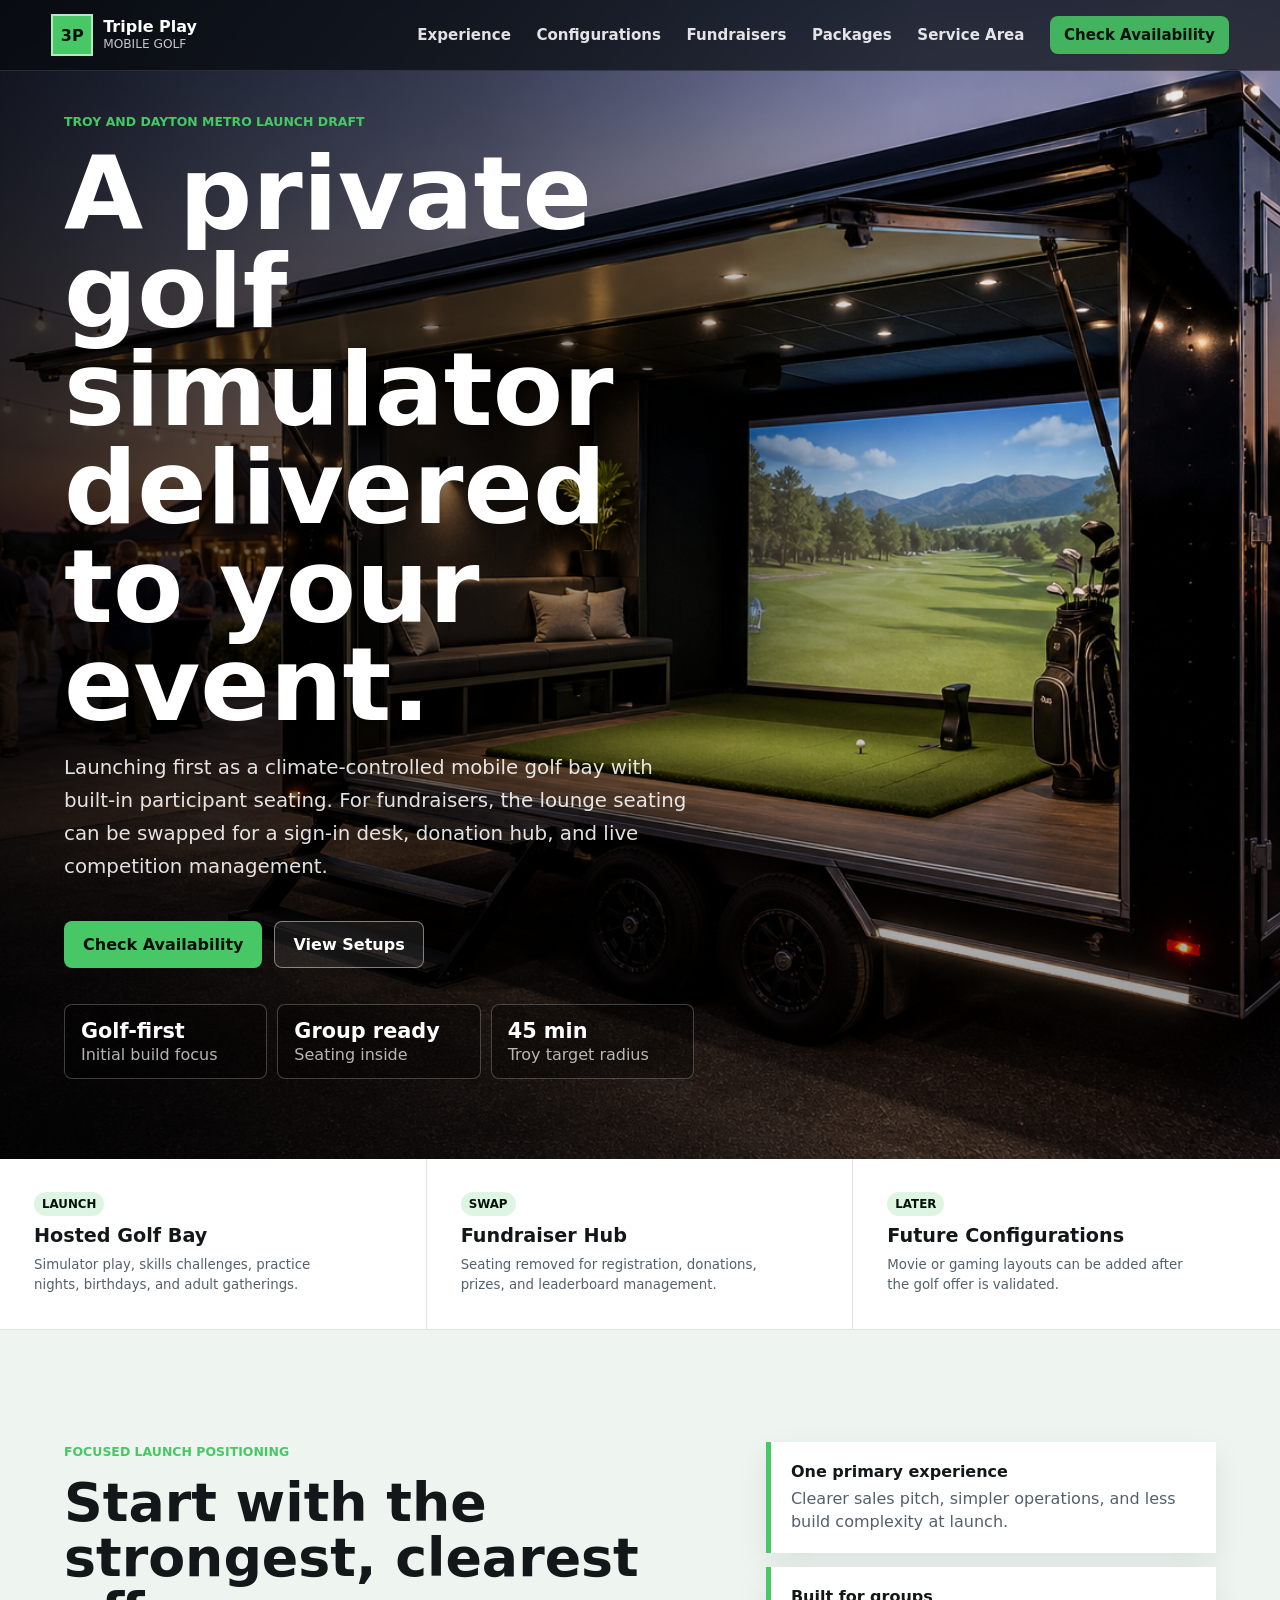
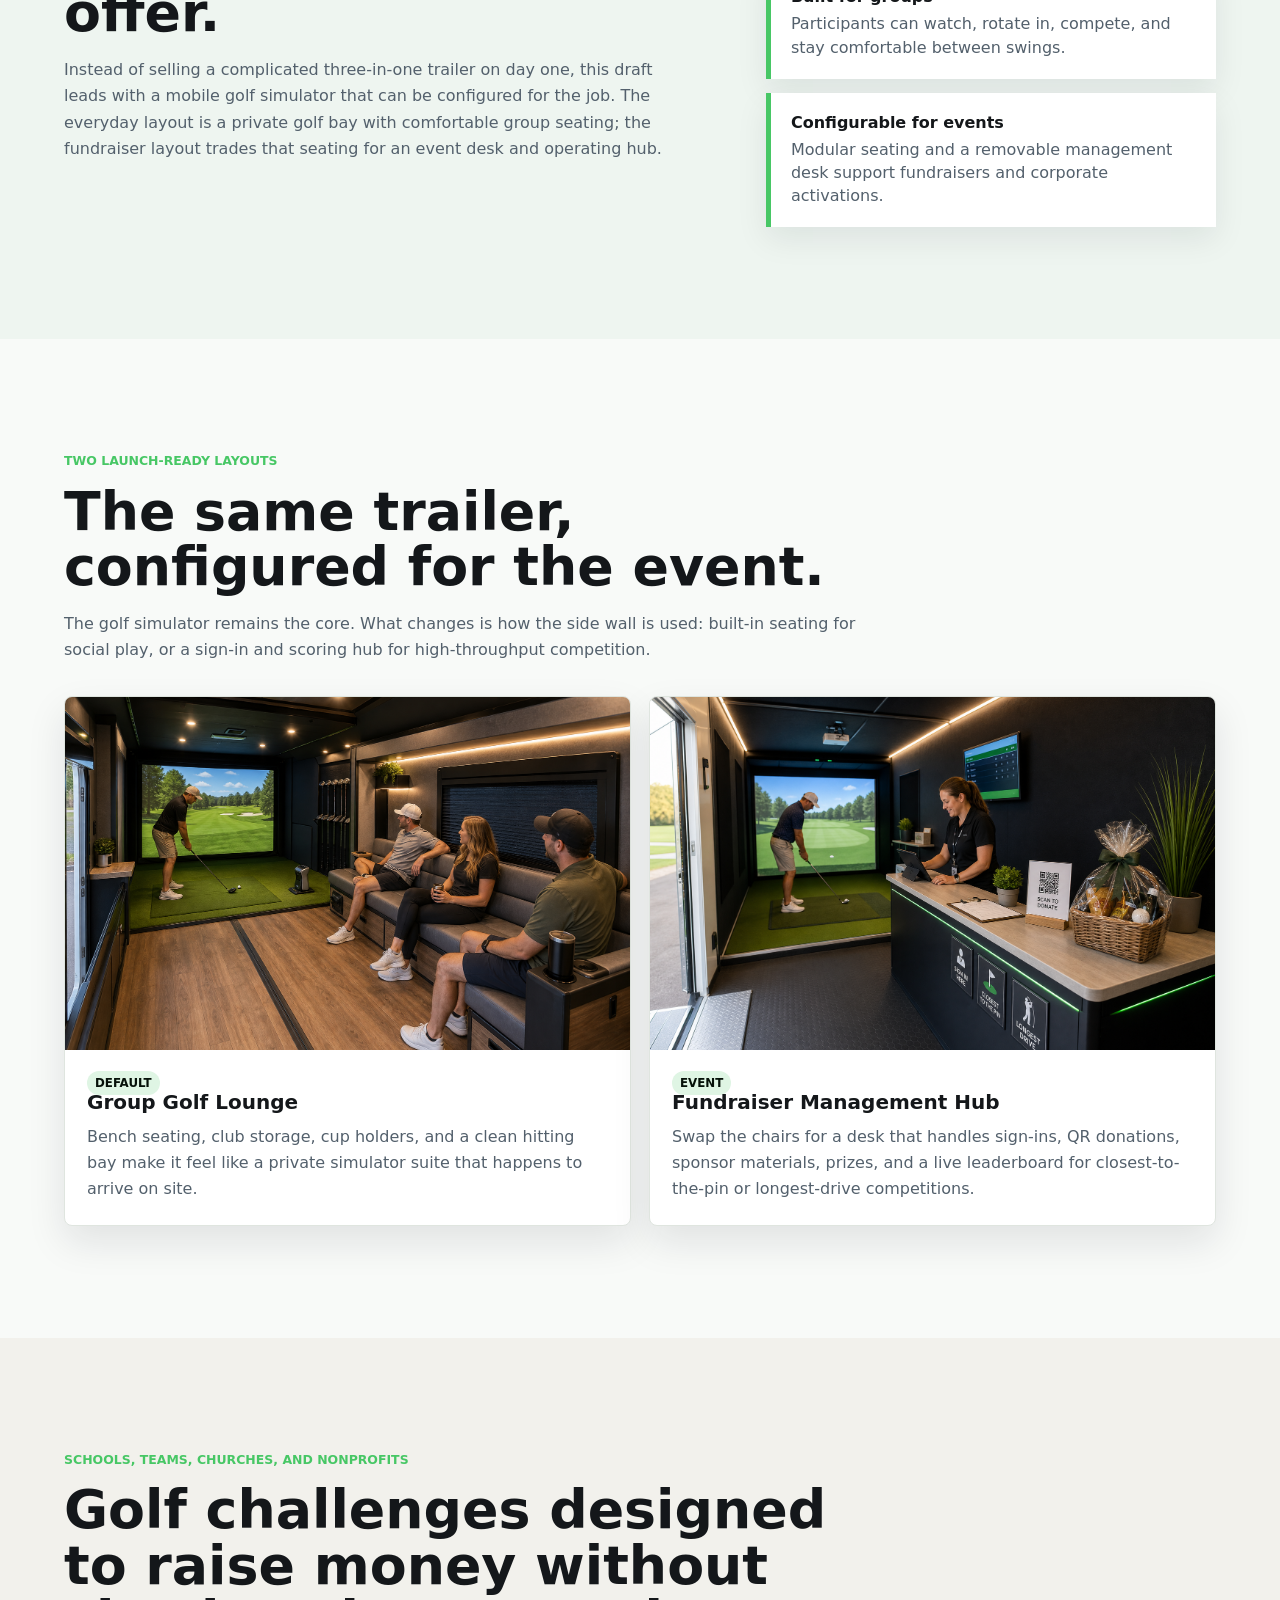
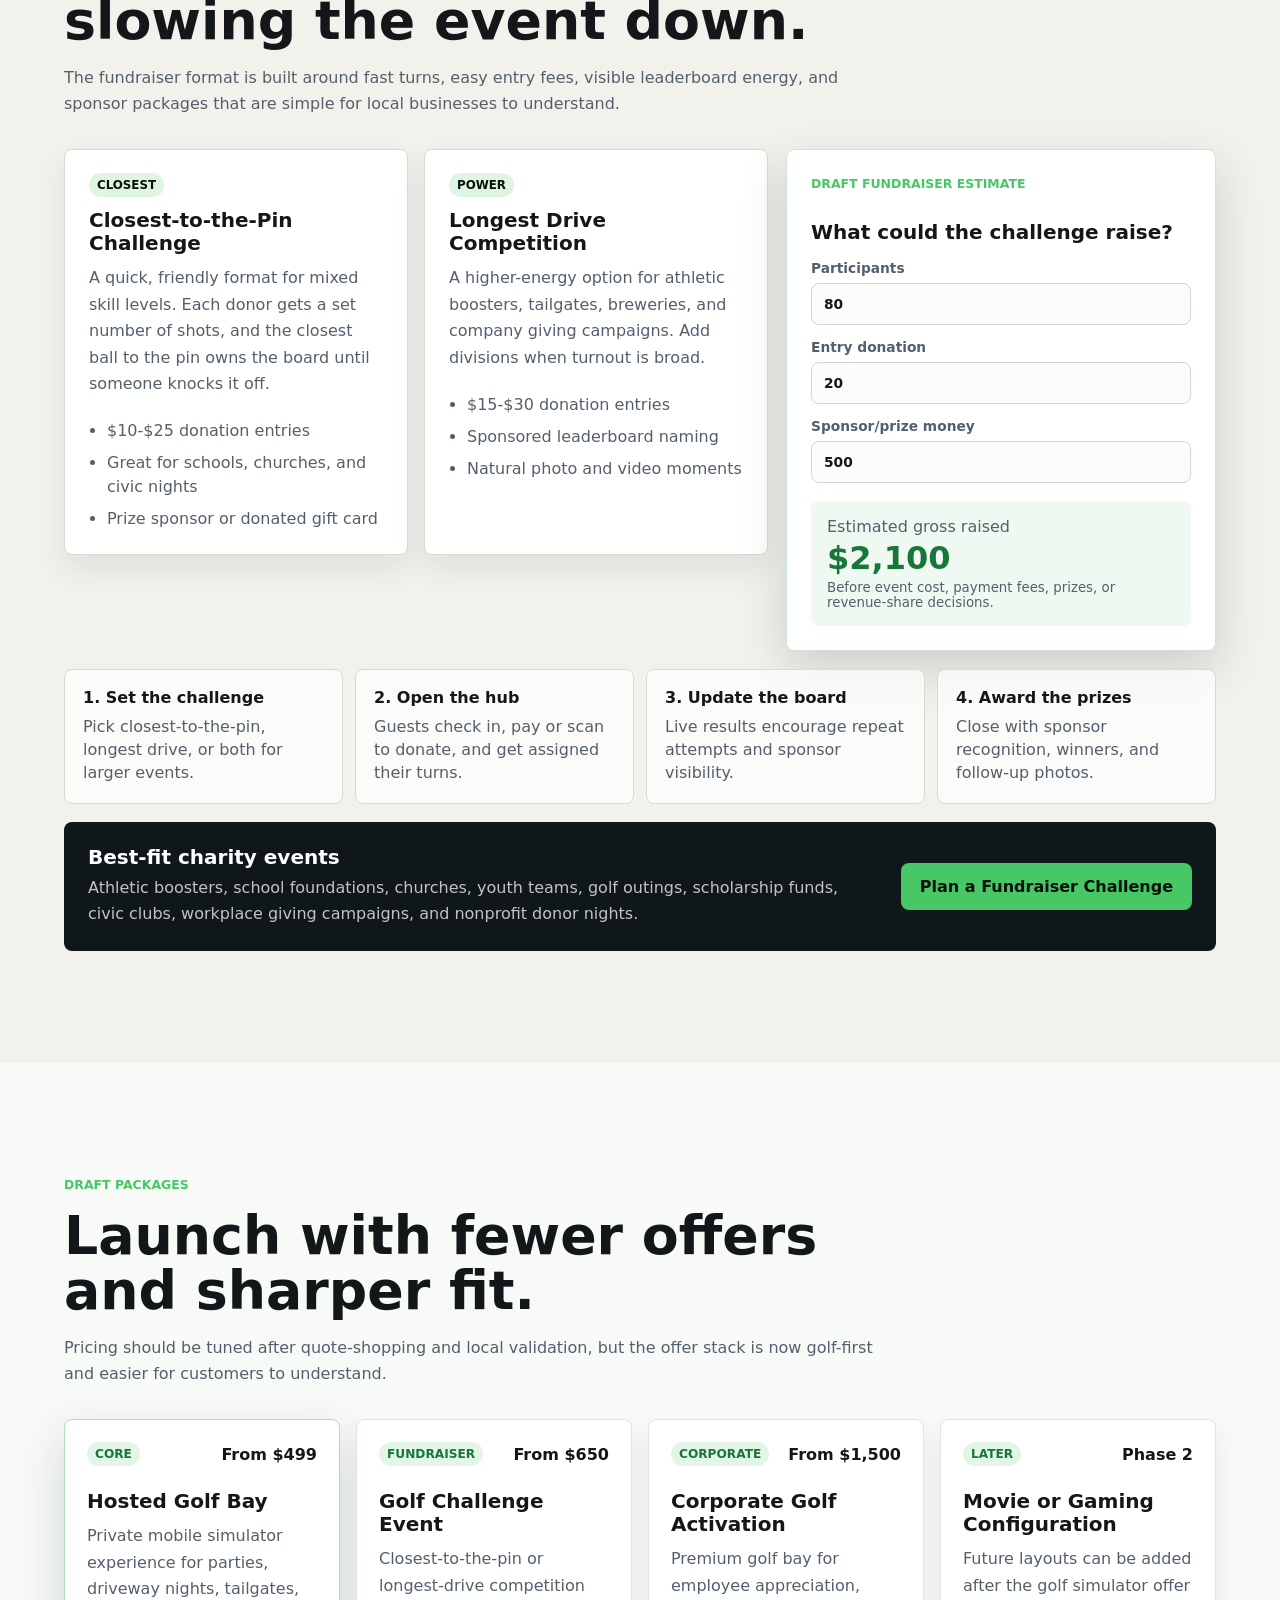
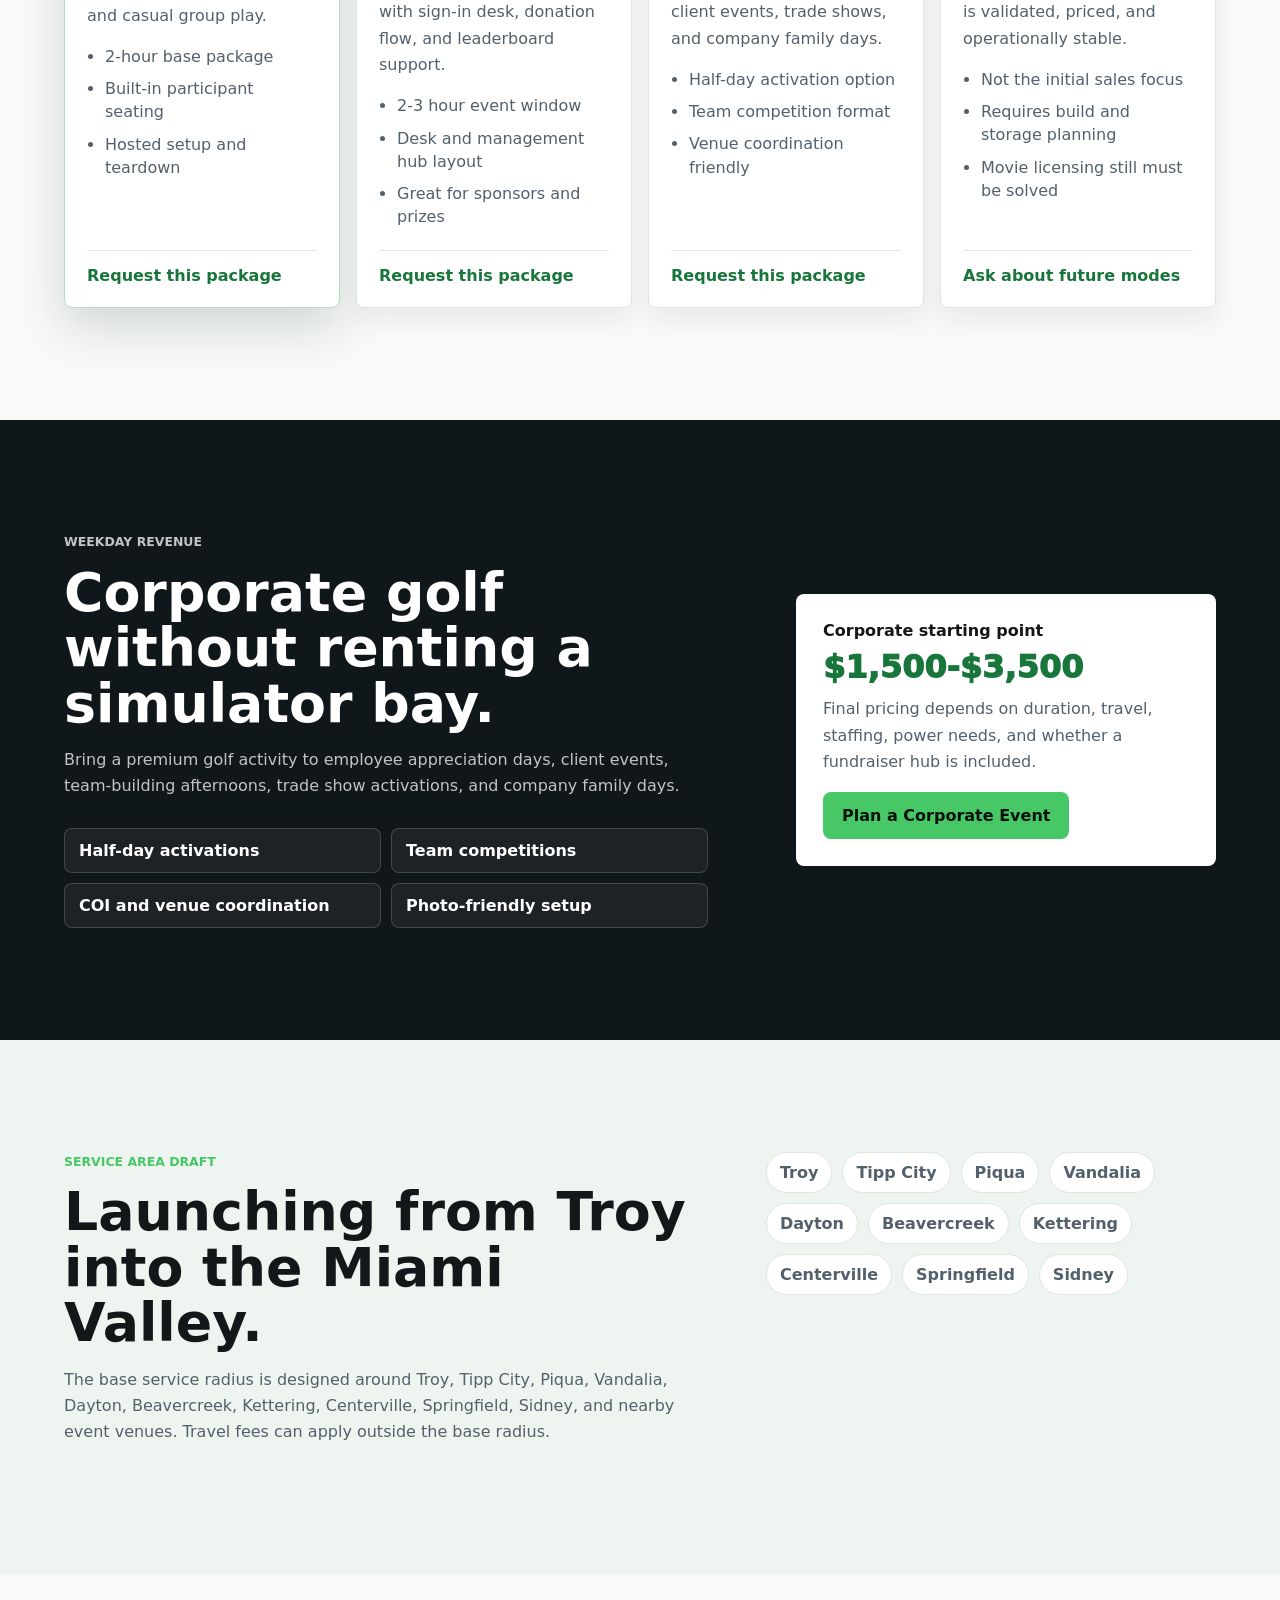
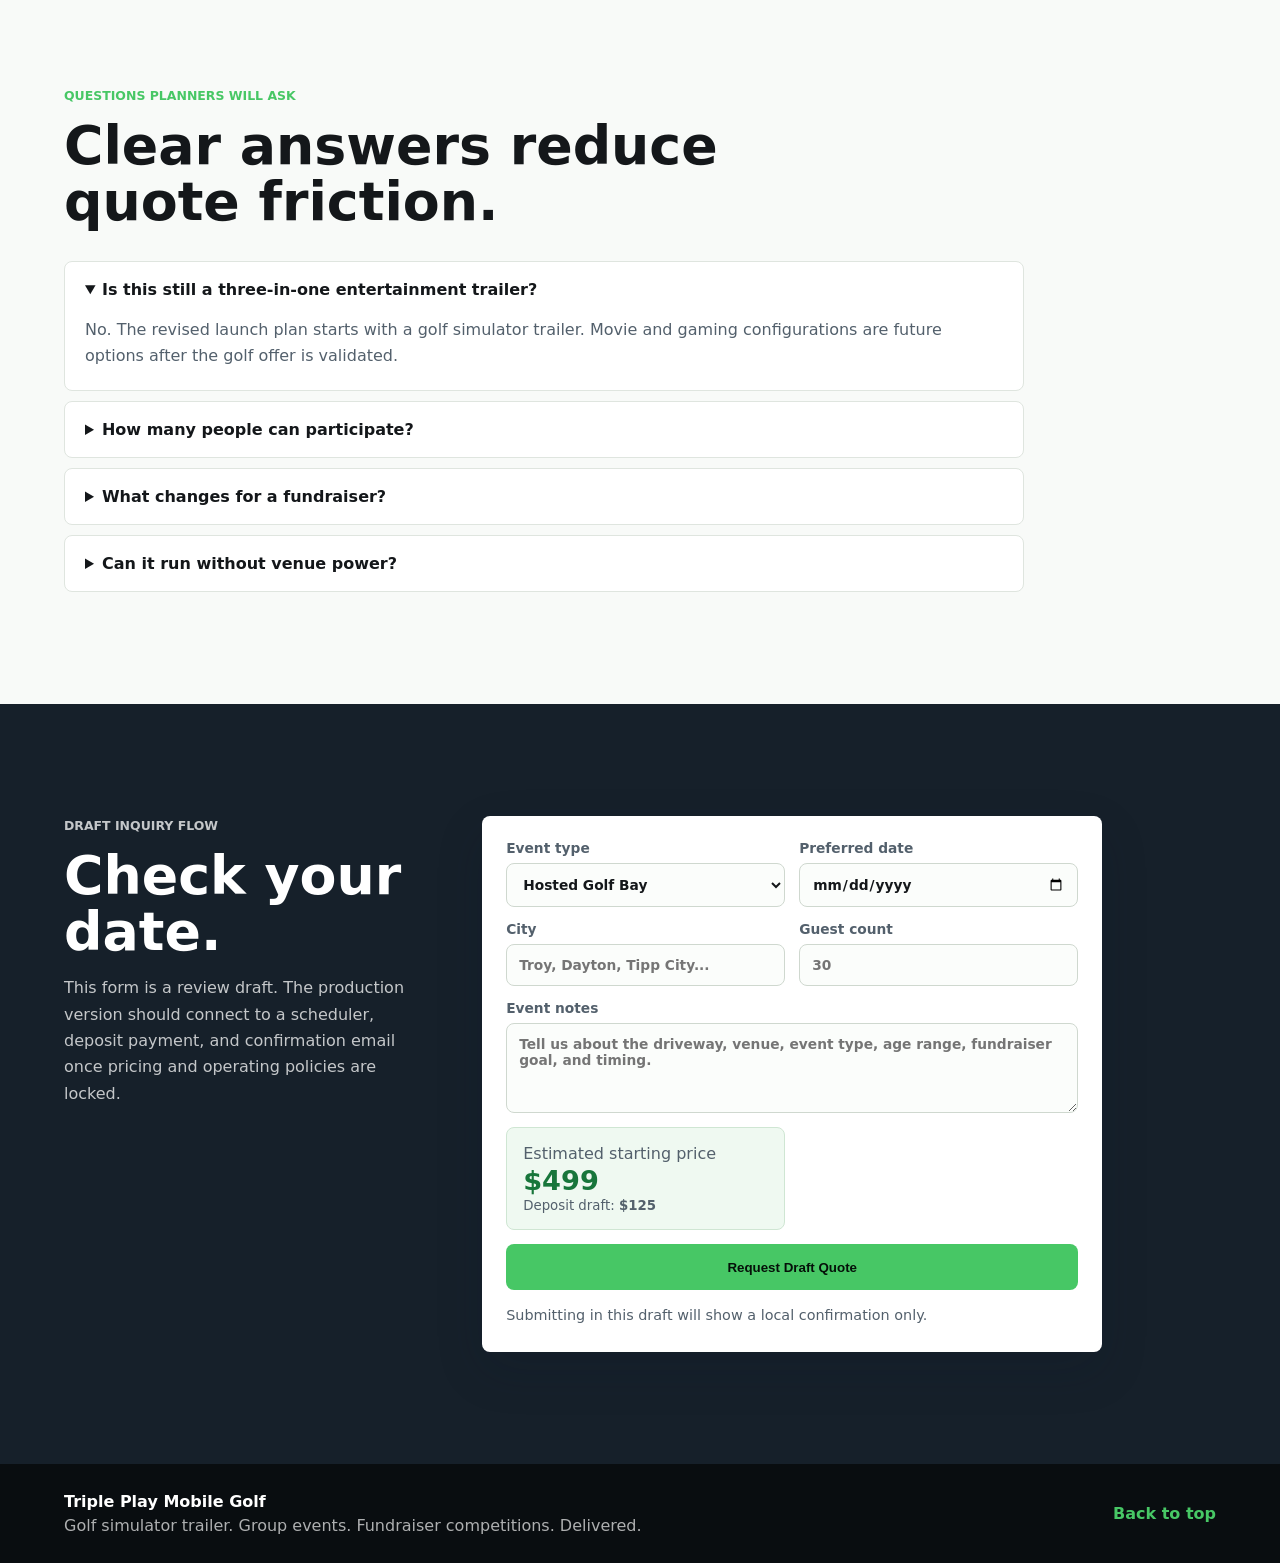
<file: draft_website/index.html>
<!doctype html>
<html lang="en">
  <head>
    <meta charset="utf-8" />
    <meta name="viewport" content="width=device-width, initial-scale=1" />
    <title>Triple Play Mobile Golf | Draft Website</title>
    <meta
      name="description"
      content="A mobile golf simulator trailer for parties, corporate events, fundraisers, and group competitions in Troy, Dayton, and the Miami Valley."
    />
    <link rel="stylesheet" href="styles.css" />
  </head>
  <body>
    <header class="site-header" data-header>
      <a class="brand" href="#top" aria-label="Triple Play Mobile Golf home">
        <span class="brand-mark">3P</span>
        <span>
          <strong>Triple Play</strong>
          <small>Mobile Golf</small>
        </span>
      </a>
      <button class="menu-button" type="button" aria-expanded="false" aria-controls="site-nav" data-menu-button>
        <span></span>
        <span></span>
        <span></span>
        Menu
      </button>
      <nav id="site-nav" class="site-nav" data-nav>
        <a href="#experience">Experience</a>
        <a href="#configurations">Configurations</a>
        <a href="#fundraisers">Fundraisers</a>
        <a href="#packages">Packages</a>
        <a href="#service-area">Service Area</a>
        <a class="nav-cta" href="#book">Check Availability</a>
      </nav>
    </header>

    <main id="top">
      <section class="hero" aria-label="Mobile golf simulator trailer">
        <img src="assets/hero-golf-launch.png" alt="A mobile golf simulator trailer set up for an evening event" />
        <div class="hero-overlay"></div>
        <div class="hero-content">
          <p class="eyebrow">Troy and Dayton metro launch draft</p>
          <h1>A private golf simulator delivered to your event.</h1>
          <p class="hero-copy">
            Launching first as a climate-controlled mobile golf bay with built-in participant seating. For fundraisers,
            the lounge seating can be swapped for a sign-in desk, donation hub, and live competition management.
          </p>
          <div class="hero-actions">
            <a class="button primary" href="#book" data-package="Hosted Golf Bay">Check Availability</a>
            <a class="button secondary" href="#configurations">View Setups</a>
          </div>
          <dl class="hero-stats" aria-label="Business highlights">
            <div>
              <dt>Golf-first</dt>
              <dd>Initial build focus</dd>
            </div>
            <div>
              <dt>Group ready</dt>
              <dd>Seating inside</dd>
            </div>
            <div>
              <dt>45 min</dt>
              <dd>Troy target radius</dd>
            </div>
          </dl>
        </div>
      </section>

      <section class="mode-strip" aria-label="Launch configurations">
        <a href="#experience" class="mode-link">
          <span class="mode-icon">Launch</span>
          <strong>Hosted Golf Bay</strong>
          <small>Simulator play, skills challenges, practice nights, birthdays, and adult gatherings.</small>
        </a>
        <a href="#fundraisers" class="mode-link">
          <span class="mode-icon">Swap</span>
          <strong>Fundraiser Hub</strong>
          <small>Seating removed for registration, donations, prizes, and leaderboard management.</small>
        </a>
        <a href="#future" class="mode-link">
          <span class="mode-icon">Later</span>
          <strong>Future Configurations</strong>
          <small>Movie or gaming layouts can be added after the golf offer is validated.</small>
        </a>
      </section>

      <section class="section intro-band" id="experience">
        <div class="section-copy">
          <p class="eyebrow">Focused launch positioning</p>
          <h2>Start with the strongest, clearest offer.</h2>
          <p>
            Instead of selling a complicated three-in-one trailer on day one, this draft leads with a mobile golf
            simulator that can be configured for the job. The everyday layout is a private golf bay with comfortable
            group seating; the fundraiser layout trades that seating for an event desk and operating hub.
          </p>
        </div>
        <div class="proof-list" aria-label="Launch proof points">
          <div>
            <strong>One primary experience</strong>
            <span>Clearer sales pitch, simpler operations, and less build complexity at launch.</span>
          </div>
          <div>
            <strong>Built for groups</strong>
            <span>Participants can watch, rotate in, compete, and stay comfortable between swings.</span>
          </div>
          <div>
            <strong>Configurable for events</strong>
            <span>Modular seating and a removable management desk support fundraisers and corporate activations.</span>
          </div>
        </div>
      </section>

      <section class="section showcase" id="configurations">
        <div class="section-heading">
          <p class="eyebrow">Two launch-ready layouts</p>
          <h2>The same trailer, configured for the event.</h2>
          <p>
            The golf simulator remains the core. What changes is how the side wall is used: built-in seating for social
            play, or a sign-in and scoring hub for high-throughput competition.
          </p>
        </div>
        <div class="showcase-grid">
          <article class="image-card">
            <img src="assets/group-golf-interior.png" alt="Interior of a mobile golf simulator trailer with group seating" />
            <div>
              <span class="mode-icon">Default</span>
              <h3>Group Golf Lounge</h3>
              <p>
                Bench seating, club storage, cup holders, and a clean hitting bay make it feel like a private simulator
                suite that happens to arrive on site.
              </p>
            </div>
          </article>
          <article class="image-card">
            <img src="assets/fundraiser-hub-config.png" alt="Interior of a mobile golf simulator trailer with fundraiser sign-in desk" />
            <div>
              <span class="mode-icon">Event</span>
              <h3>Fundraiser Management Hub</h3>
              <p>
                Swap the chairs for a desk that handles sign-ins, QR donations, sponsor materials, prizes, and a live
                leaderboard for closest-to-the-pin or longest-drive competitions.
              </p>
            </div>
          </article>
        </div>
      </section>

      <section class="section muted" id="fundraisers">
        <div class="section-heading">
          <p class="eyebrow">Schools, teams, churches, and nonprofits</p>
          <h2>Golf challenges designed to raise money without slowing the event down.</h2>
          <p>
            The fundraiser format is built around fast turns, easy entry fees, visible leaderboard energy, and sponsor
            packages that are simple for local businesses to understand.
          </p>
        </div>

        <div class="fundraiser-feature">
          <div class="challenge-panel">
            <div class="challenge-card">
              <span class="mode-icon">Closest</span>
              <h3>Closest-to-the-Pin Challenge</h3>
              <p>
                A quick, friendly format for mixed skill levels. Each donor gets a set number of shots, and the closest
                ball to the pin owns the board until someone knocks it off.
              </p>
              <ul>
                <li>$10-$25 donation entries</li>
                <li>Great for schools, churches, and civic nights</li>
                <li>Prize sponsor or donated gift card</li>
              </ul>
            </div>
            <div class="challenge-card">
              <span class="mode-icon">Power</span>
              <h3>Longest Drive Competition</h3>
              <p>
                A higher-energy option for athletic boosters, tailgates, breweries, and company giving campaigns. Add
                divisions when turnout is broad.
              </p>
              <ul>
                <li>$15-$30 donation entries</li>
                <li>Sponsored leaderboard naming</li>
                <li>Natural photo and video moments</li>
              </ul>
            </div>
          </div>

          <aside class="fundraiser-calculator" aria-label="Fundraising estimate calculator">
            <p class="eyebrow">Draft fundraiser estimate</p>
            <h3>What could the challenge raise?</h3>
            <label>
              Participants
              <input type="number" min="1" max="500" value="80" data-fundraiser-participants />
            </label>
            <label>
              Entry donation
              <input type="number" min="1" max="250" value="20" data-fundraiser-entry />
            </label>
            <label>
              Sponsor/prize money
              <input type="number" min="0" max="10000" value="500" data-fundraiser-sponsor />
            </label>
            <div class="fundraiser-total">
              <span>Estimated gross raised</span>
              <strong data-fundraiser-total>$2,100</strong>
              <small>Before event cost, payment fees, prizes, or revenue-share decisions.</small>
            </div>
          </aside>
        </div>

        <div class="fundraiser-run">
          <div>
            <strong>1. Set the challenge</strong>
            <span>Pick closest-to-the-pin, longest drive, or both for larger events.</span>
          </div>
          <div>
            <strong>2. Open the hub</strong>
            <span>Guests check in, pay or scan to donate, and get assigned their turns.</span>
          </div>
          <div>
            <strong>3. Update the board</strong>
            <span>Live results encourage repeat attempts and sponsor visibility.</span>
          </div>
          <div>
            <strong>4. Award the prizes</strong>
            <span>Close with sponsor recognition, winners, and follow-up photos.</span>
          </div>
        </div>

        <div class="fundraiser-cta">
          <div>
            <h3>Best-fit charity events</h3>
            <p>
              Athletic boosters, school foundations, churches, youth teams, golf outings, scholarship funds, civic
              clubs, workplace giving campaigns, and nonprofit donor nights.
            </p>
          </div>
          <a class="button primary" href="#book" data-package="Fundraiser Challenge">Plan a Fundraiser Challenge</a>
        </div>
      </section>

      <section class="section" id="packages">
        <div class="section-heading">
          <p class="eyebrow">Draft packages</p>
          <h2>Launch with fewer offers and sharper fit.</h2>
          <p>
            Pricing should be tuned after quote-shopping and local validation, but the offer stack is now golf-first
            and easier for customers to understand.
          </p>
        </div>

        <div class="package-grid">
          <article class="package-card featured">
            <div class="package-top">
              <span>Core</span>
              <strong>From $499</strong>
            </div>
            <h3>Hosted Golf Bay</h3>
            <p>Private mobile simulator experience for parties, driveway nights, tailgates, and casual group play.</p>
            <ul>
              <li>2-hour base package</li>
              <li>Built-in participant seating</li>
              <li>Hosted setup and teardown</li>
            </ul>
            <a href="#book" data-package="Hosted Golf Bay">Request this package</a>
          </article>

          <article class="package-card">
            <div class="package-top">
              <span>Fundraiser</span>
              <strong>From $650</strong>
            </div>
            <h3>Golf Challenge Event</h3>
            <p>Closest-to-the-pin or longest-drive competition with sign-in desk, donation flow, and leaderboard support.</p>
            <ul>
              <li>2-3 hour event window</li>
              <li>Desk and management hub layout</li>
              <li>Great for sponsors and prizes</li>
            </ul>
            <a href="#book" data-package="Fundraiser Challenge">Request this package</a>
          </article>

          <article class="package-card">
            <div class="package-top">
              <span>Corporate</span>
              <strong>From $1,500</strong>
            </div>
            <h3>Corporate Golf Activation</h3>
            <p>Premium golf bay for employee appreciation, client events, trade shows, and company family days.</p>
            <ul>
              <li>Half-day activation option</li>
              <li>Team competition format</li>
              <li>Venue coordination friendly</li>
            </ul>
            <a href="#book" data-package="Corporate Golf Activation">Request this package</a>
          </article>

          <article class="package-card" id="future">
            <div class="package-top">
              <span>Later</span>
              <strong>Phase 2</strong>
            </div>
            <h3>Movie or Gaming Configuration</h3>
            <p>Future layouts can be added after the golf simulator offer is validated, priced, and operationally stable.</p>
            <ul>
              <li>Not the initial sales focus</li>
              <li>Requires build and storage planning</li>
              <li>Movie licensing still must be solved</li>
            </ul>
            <a href="#book" data-package="Future Configuration">Ask about future modes</a>
          </article>
        </div>
      </section>

      <section class="split-section" id="corporate">
        <div>
          <p class="eyebrow">Weekday revenue</p>
          <h2>Corporate golf without renting a simulator bay.</h2>
          <p>
            Bring a premium golf activity to employee appreciation days, client events, team-building afternoons, trade
            show activations, and company family days.
          </p>
          <div class="check-grid">
            <span>Half-day activations</span>
            <span>Team competitions</span>
            <span>COI and venue coordination</span>
            <span>Photo-friendly setup</span>
          </div>
        </div>
        <aside class="quote-panel">
          <strong>Corporate starting point</strong>
          <span>$1,500-$3,500</span>
          <p>Final pricing depends on duration, travel, staffing, power needs, and whether a fundraiser hub is included.</p>
          <a class="button primary" href="#book" data-package="Corporate Golf Activation">Plan a Corporate Event</a>
        </aside>
      </section>

      <section class="section area-band" id="service-area">
        <div class="section-copy">
          <p class="eyebrow">Service area draft</p>
          <h2>Launching from Troy into the Miami Valley.</h2>
          <p>
            The base service radius is designed around Troy, Tipp City, Piqua, Vandalia, Dayton, Beavercreek, Kettering,
            Centerville, Springfield, Sidney, and nearby event venues. Travel fees can apply outside the base radius.
          </p>
        </div>
        <div class="city-cloud" aria-label="Draft service cities">
          <span>Troy</span>
          <span>Tipp City</span>
          <span>Piqua</span>
          <span>Vandalia</span>
          <span>Dayton</span>
          <span>Beavercreek</span>
          <span>Kettering</span>
          <span>Centerville</span>
          <span>Springfield</span>
          <span>Sidney</span>
        </div>
      </section>

      <section class="section" id="faq">
        <div class="section-heading">
          <p class="eyebrow">Questions planners will ask</p>
          <h2>Clear answers reduce quote friction.</h2>
        </div>
        <div class="faq-list">
          <details open>
            <summary>Is this still a three-in-one entertainment trailer?</summary>
            <p>No. The revised launch plan starts with a golf simulator trailer. Movie and gaming configurations are future options after the golf offer is validated.</p>
          </details>
          <details>
            <summary>How many people can participate?</summary>
            <p>The trailer is designed for rotating group play. Final capacity depends on trailer size, seating layout, venue rules, and safe swing clearance.</p>
          </details>
          <details>
            <summary>What changes for a fundraiser?</summary>
            <p>The seating area can be swapped for a sign-in desk and event management hub for donations, turn order, sponsor materials, prizes, and leaderboard tracking.</p>
          </details>
          <details>
            <summary>Can it run without venue power?</summary>
            <p>The launch build is planned around generator and shore-power flexibility. Generator rules, noise limits, and placement need to be confirmed with each venue.</p>
          </details>
        </div>
      </section>

      <section class="booking-section" id="book">
        <div class="booking-copy">
          <p class="eyebrow">Draft inquiry flow</p>
          <h2>Check your date.</h2>
          <p>
            This form is a review draft. The production version should connect to a scheduler, deposit payment, and
            confirmation email once pricing and operating policies are locked.
          </p>
        </div>
        <form class="booking-form" data-booking-form>
          <label>
            Event type
            <select name="eventType" data-event-type>
              <option>Hosted Golf Bay</option>
              <option>Fundraiser Challenge</option>
              <option>Corporate Golf Activation</option>
              <option>Future Configuration</option>
            </select>
          </label>
          <label>
            Preferred date
            <input type="date" name="eventDate" />
          </label>
          <label>
            City
            <input type="text" name="city" placeholder="Troy, Dayton, Tipp City..." />
          </label>
          <label>
            Guest count
            <input type="number" min="1" max="200" name="guestCount" placeholder="30" />
          </label>
          <label class="full">
            Event notes
            <textarea name="notes" rows="4" placeholder="Tell us about the driveway, venue, event type, age range, fundraiser goal, and timing."></textarea>
          </label>
          <div class="estimate-box" aria-live="polite">
            <span>Estimated starting price</span>
            <strong data-estimate>$499</strong>
            <small>Deposit draft: <b data-deposit>$125</b></small>
          </div>
          <button class="button primary full" type="submit">Request Draft Quote</button>
          <p class="form-note" data-form-note>Submitting in this draft will show a local confirmation only.</p>
        </form>
      </section>
    </main>

    <footer class="site-footer">
      <div>
        <strong>Triple Play Mobile Golf</strong>
        <span>Golf simulator trailer. Group events. Fundraiser competitions. Delivered.</span>
      </div>
      <a href="#top">Back to top</a>
    </footer>

    <script src="script.js"></script>
  </body>
</html>
</file>
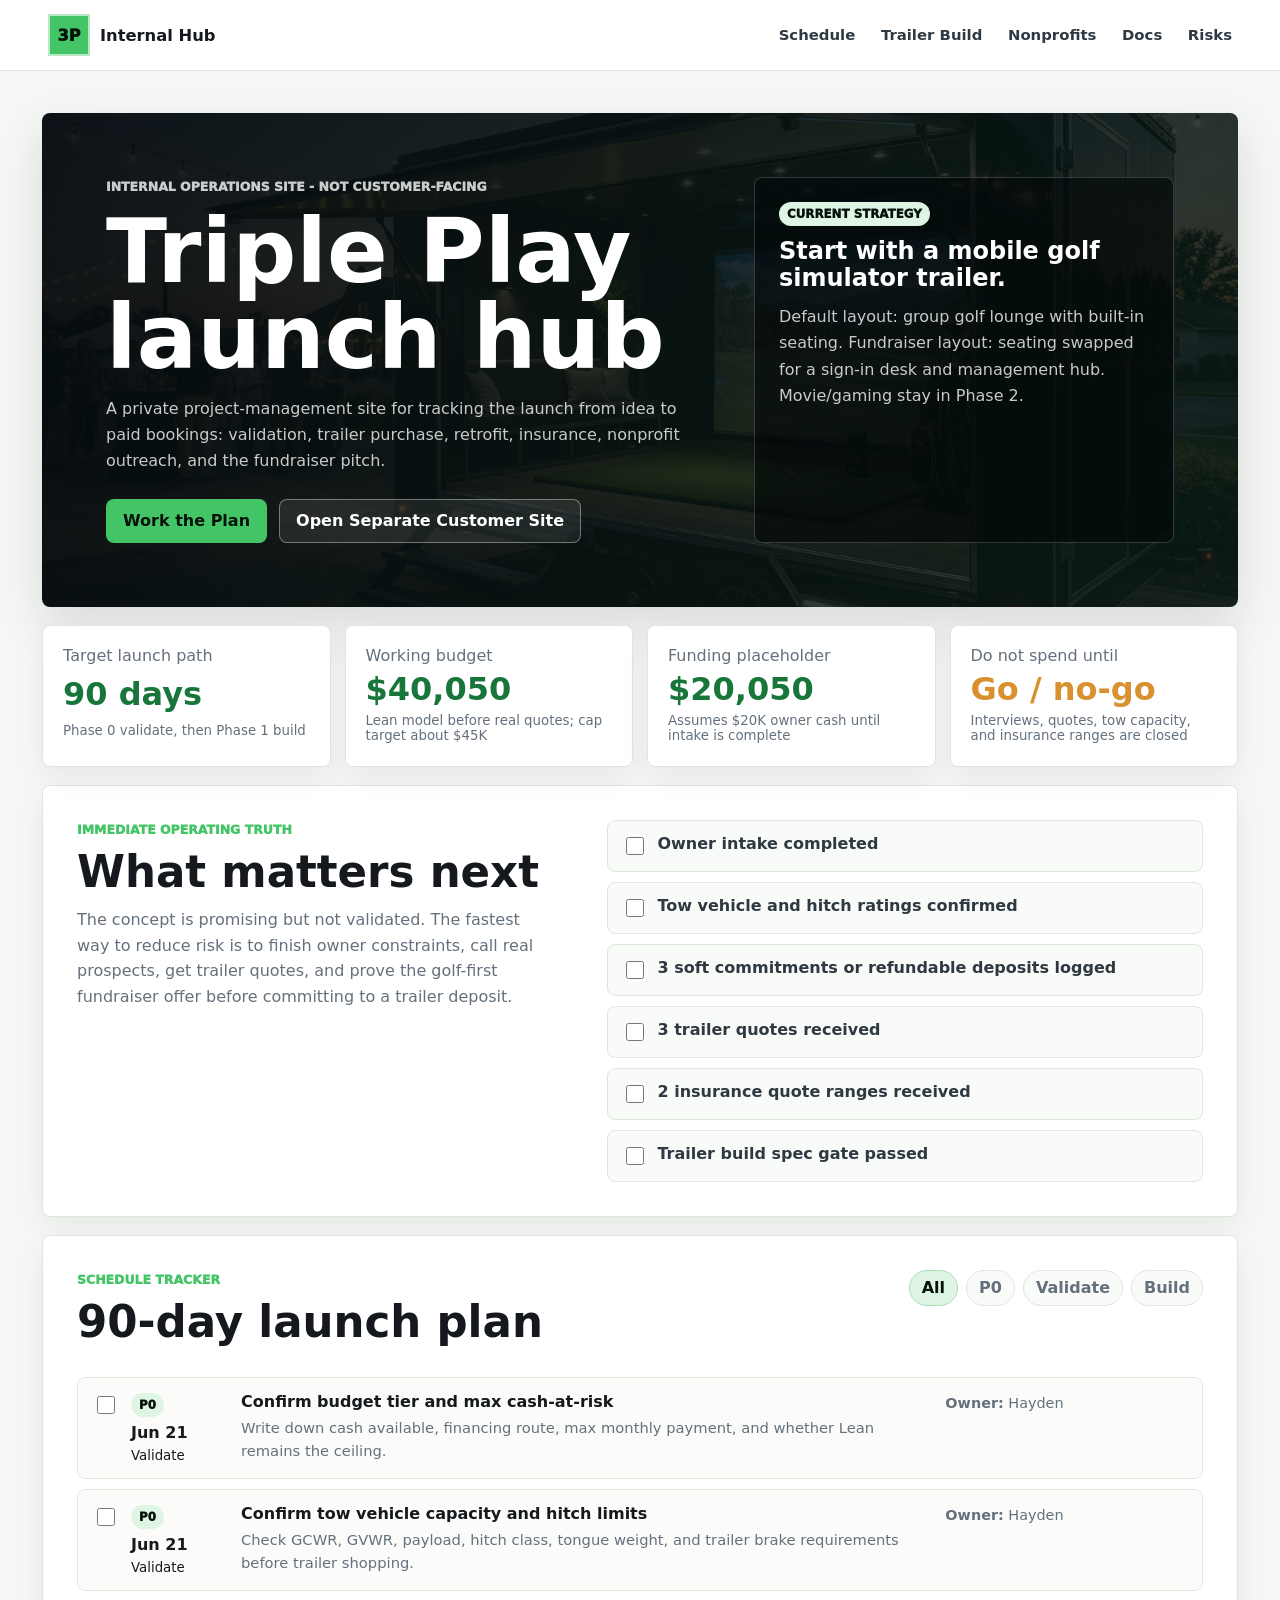
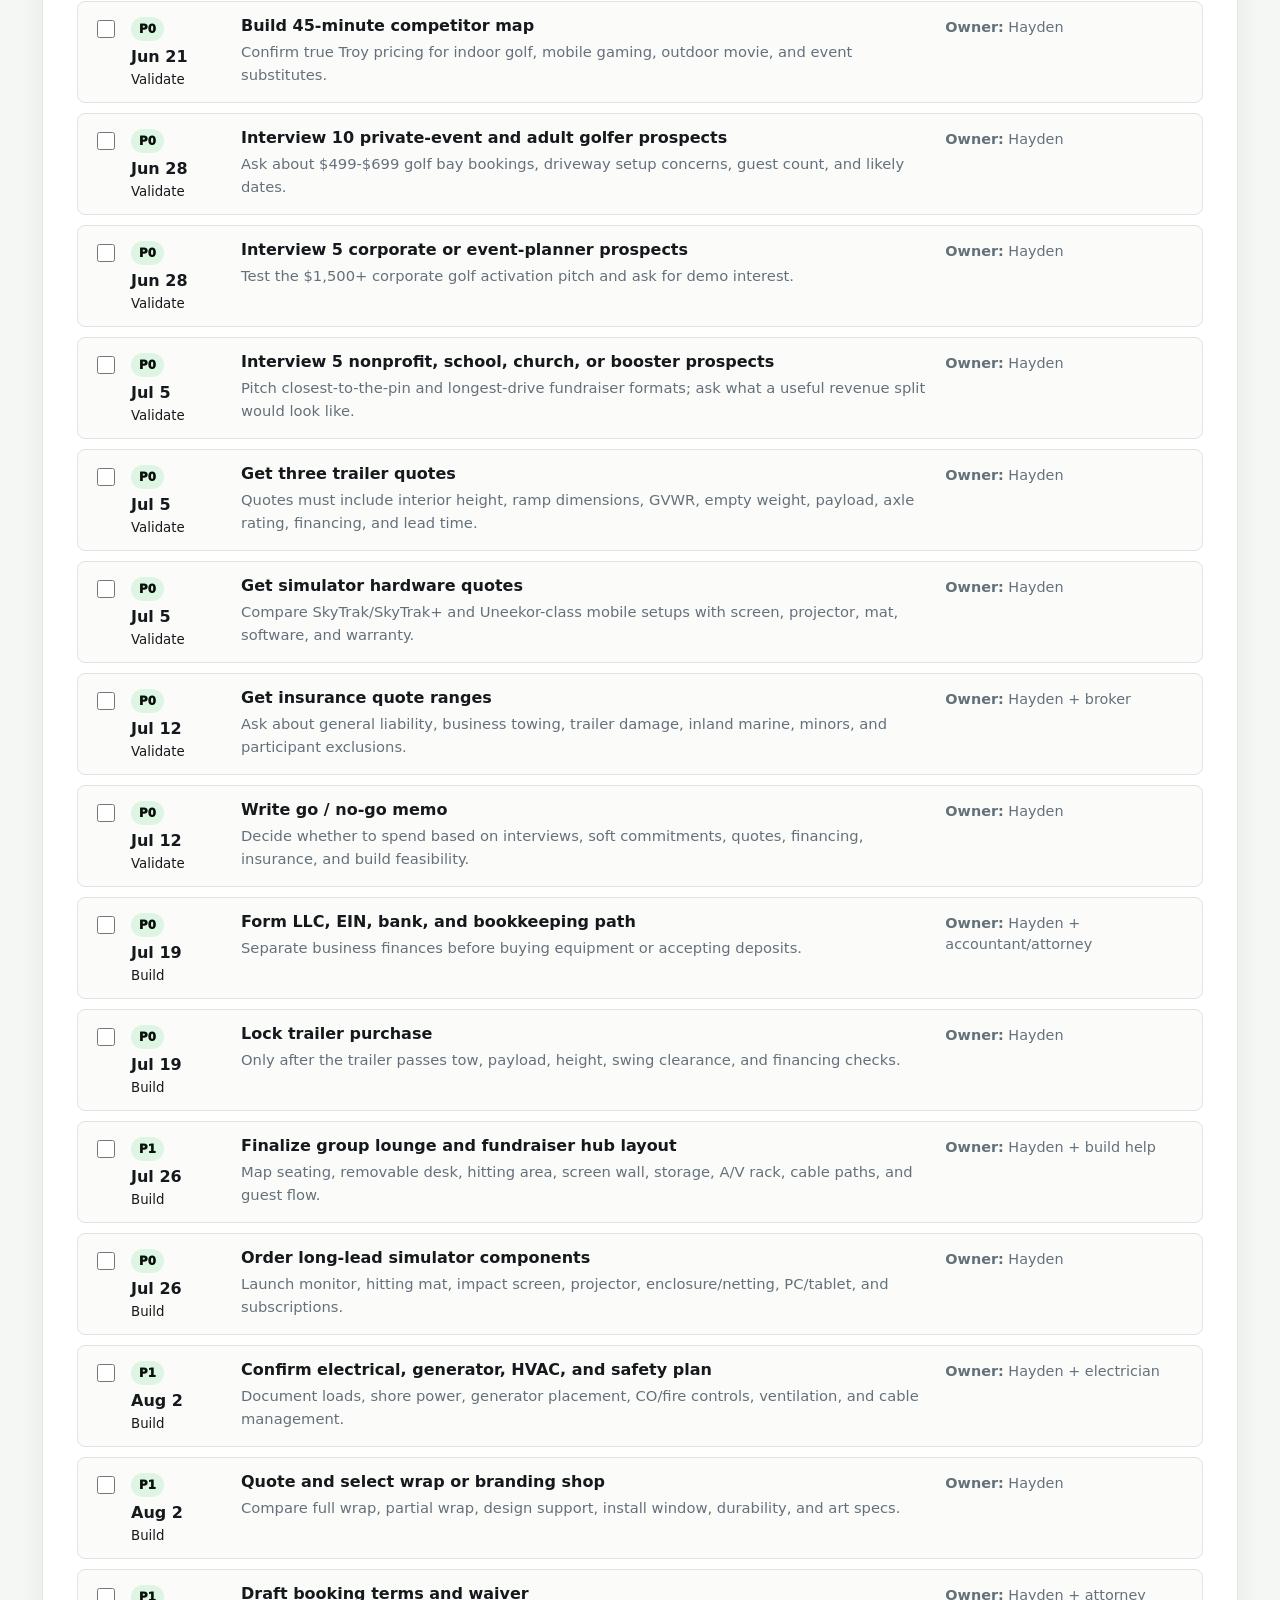
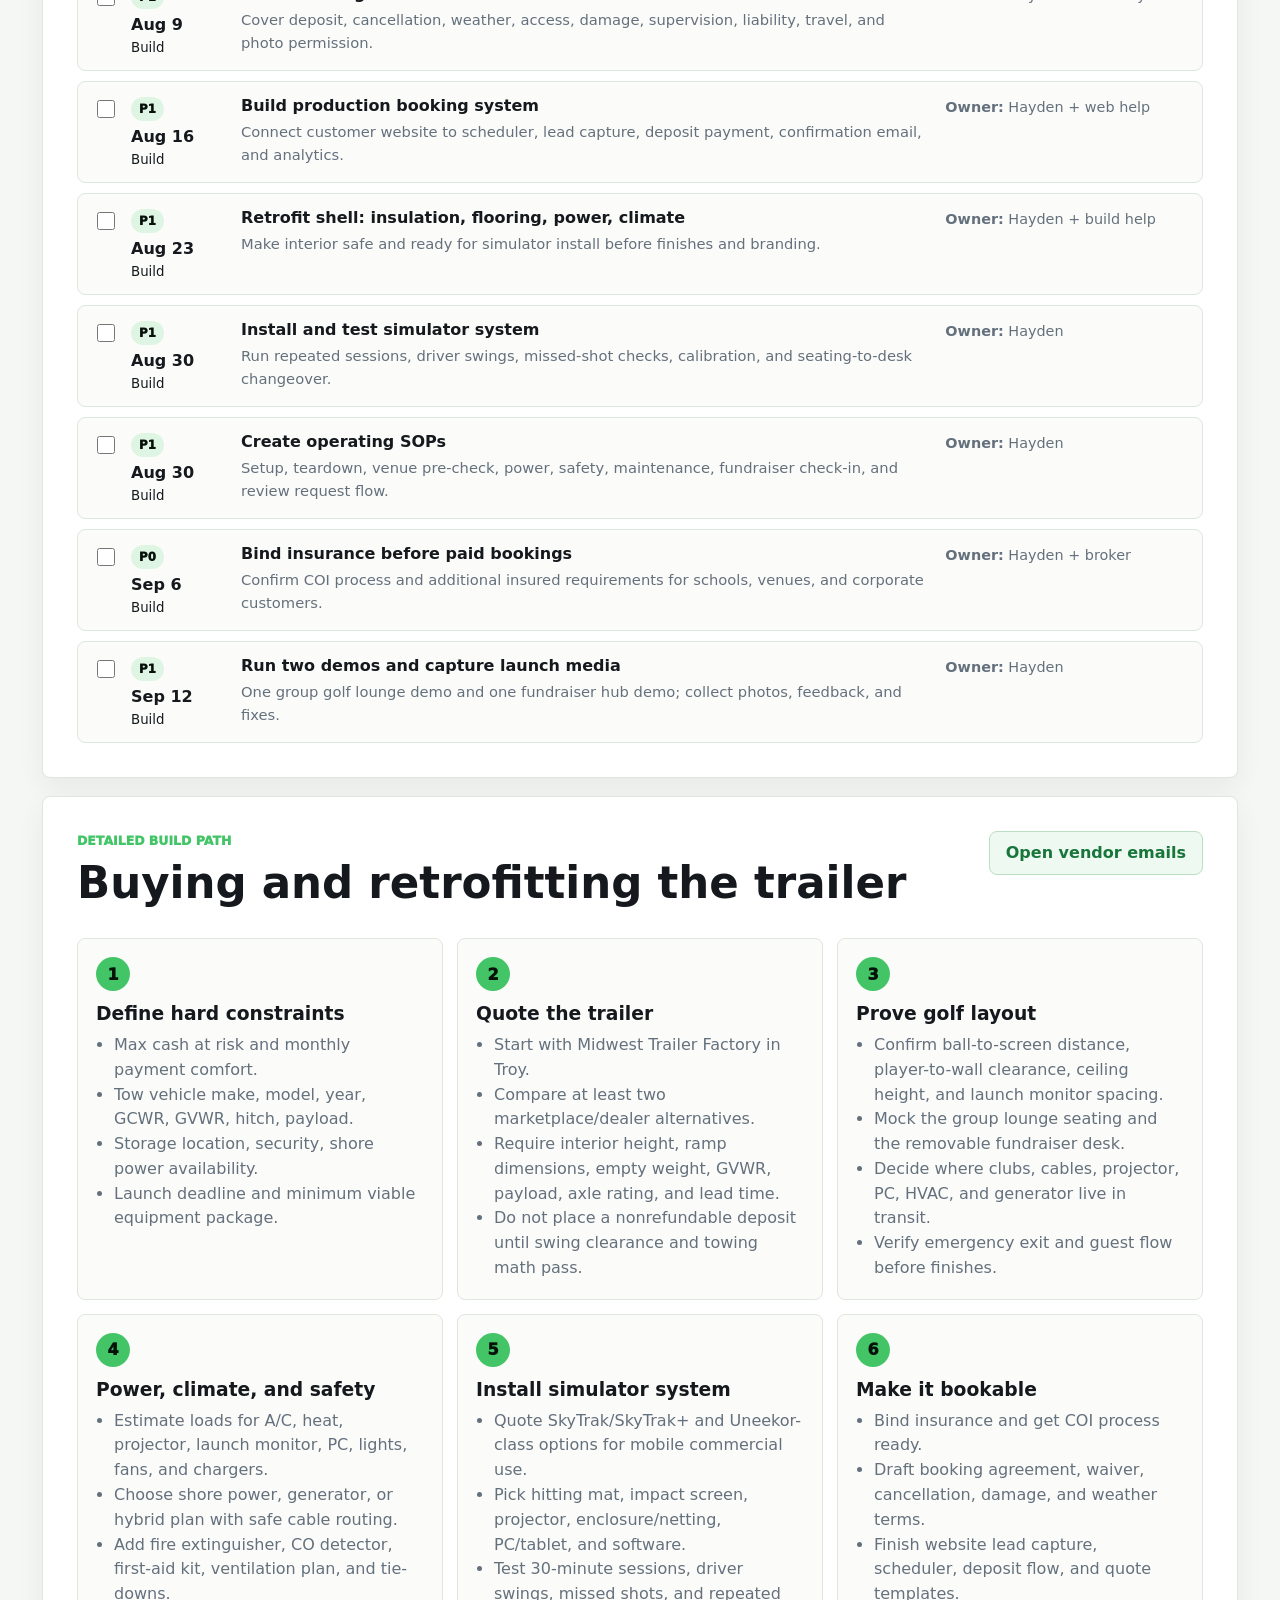
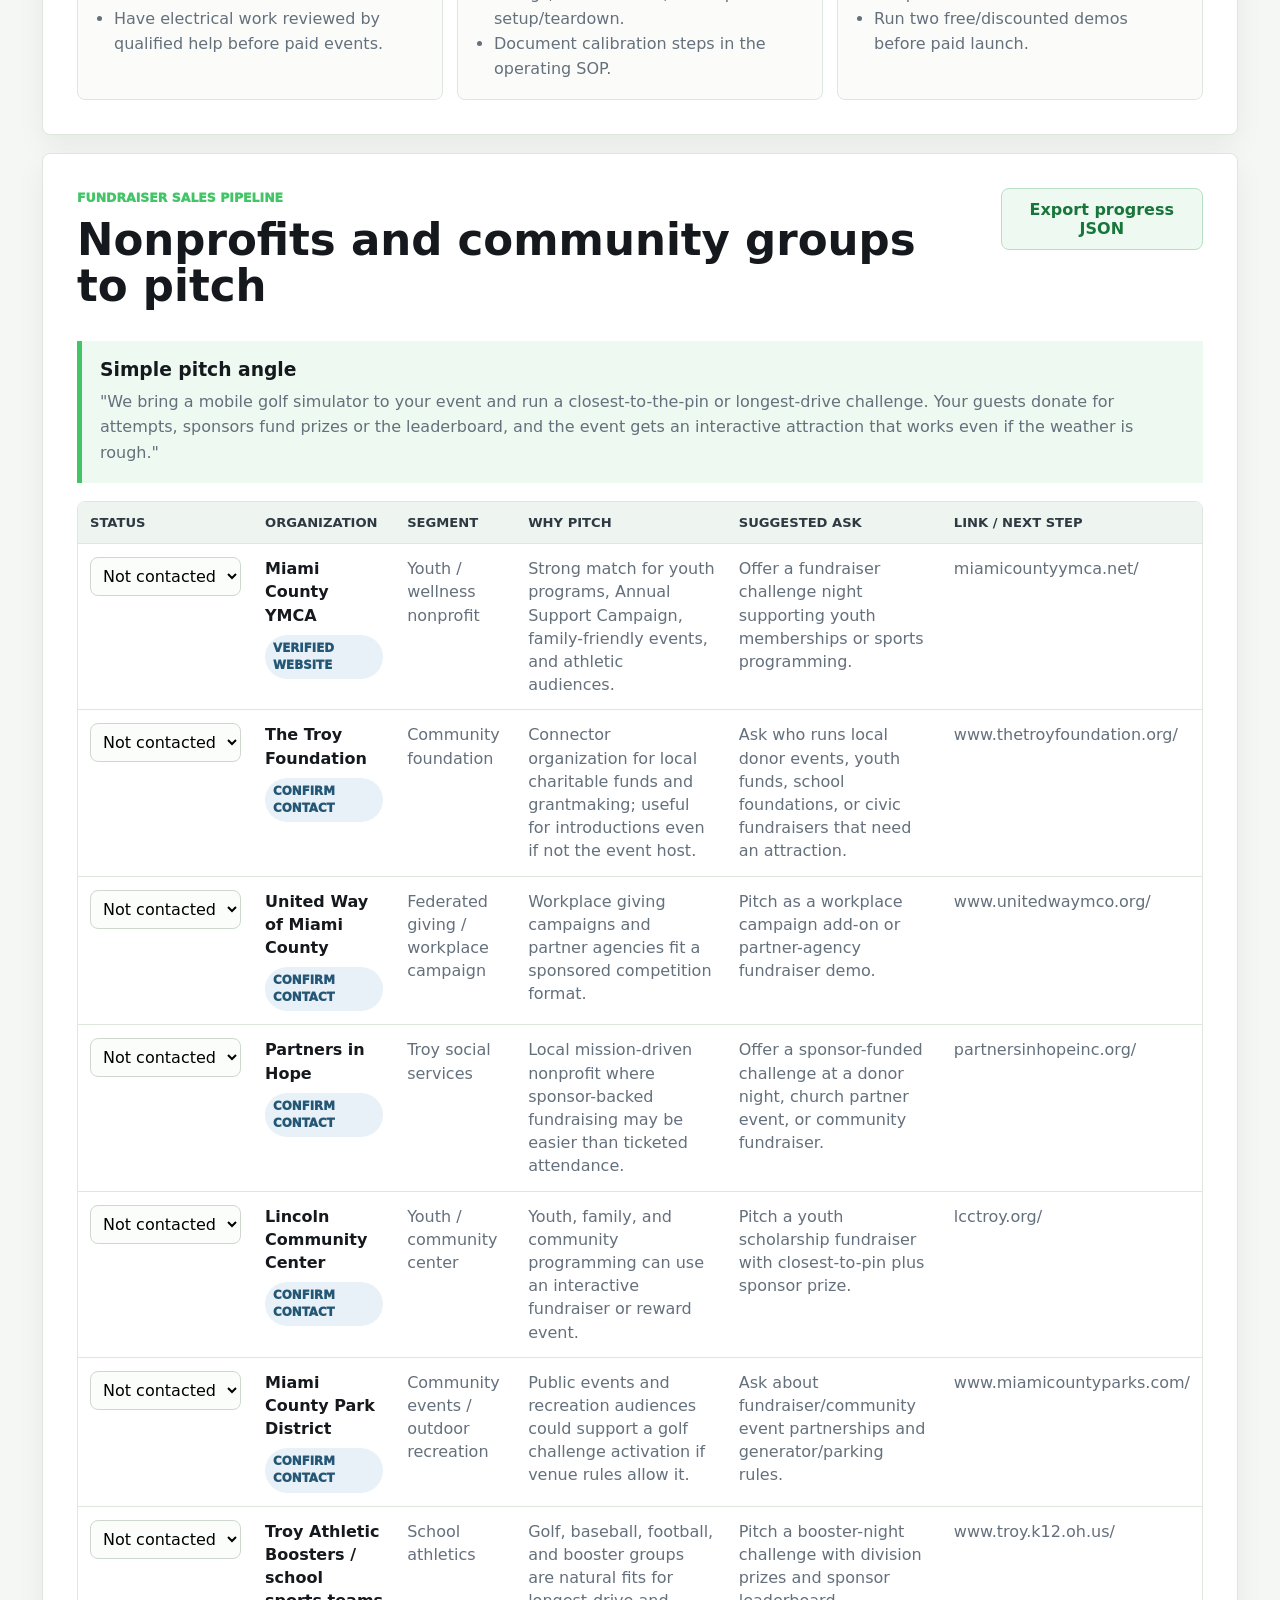
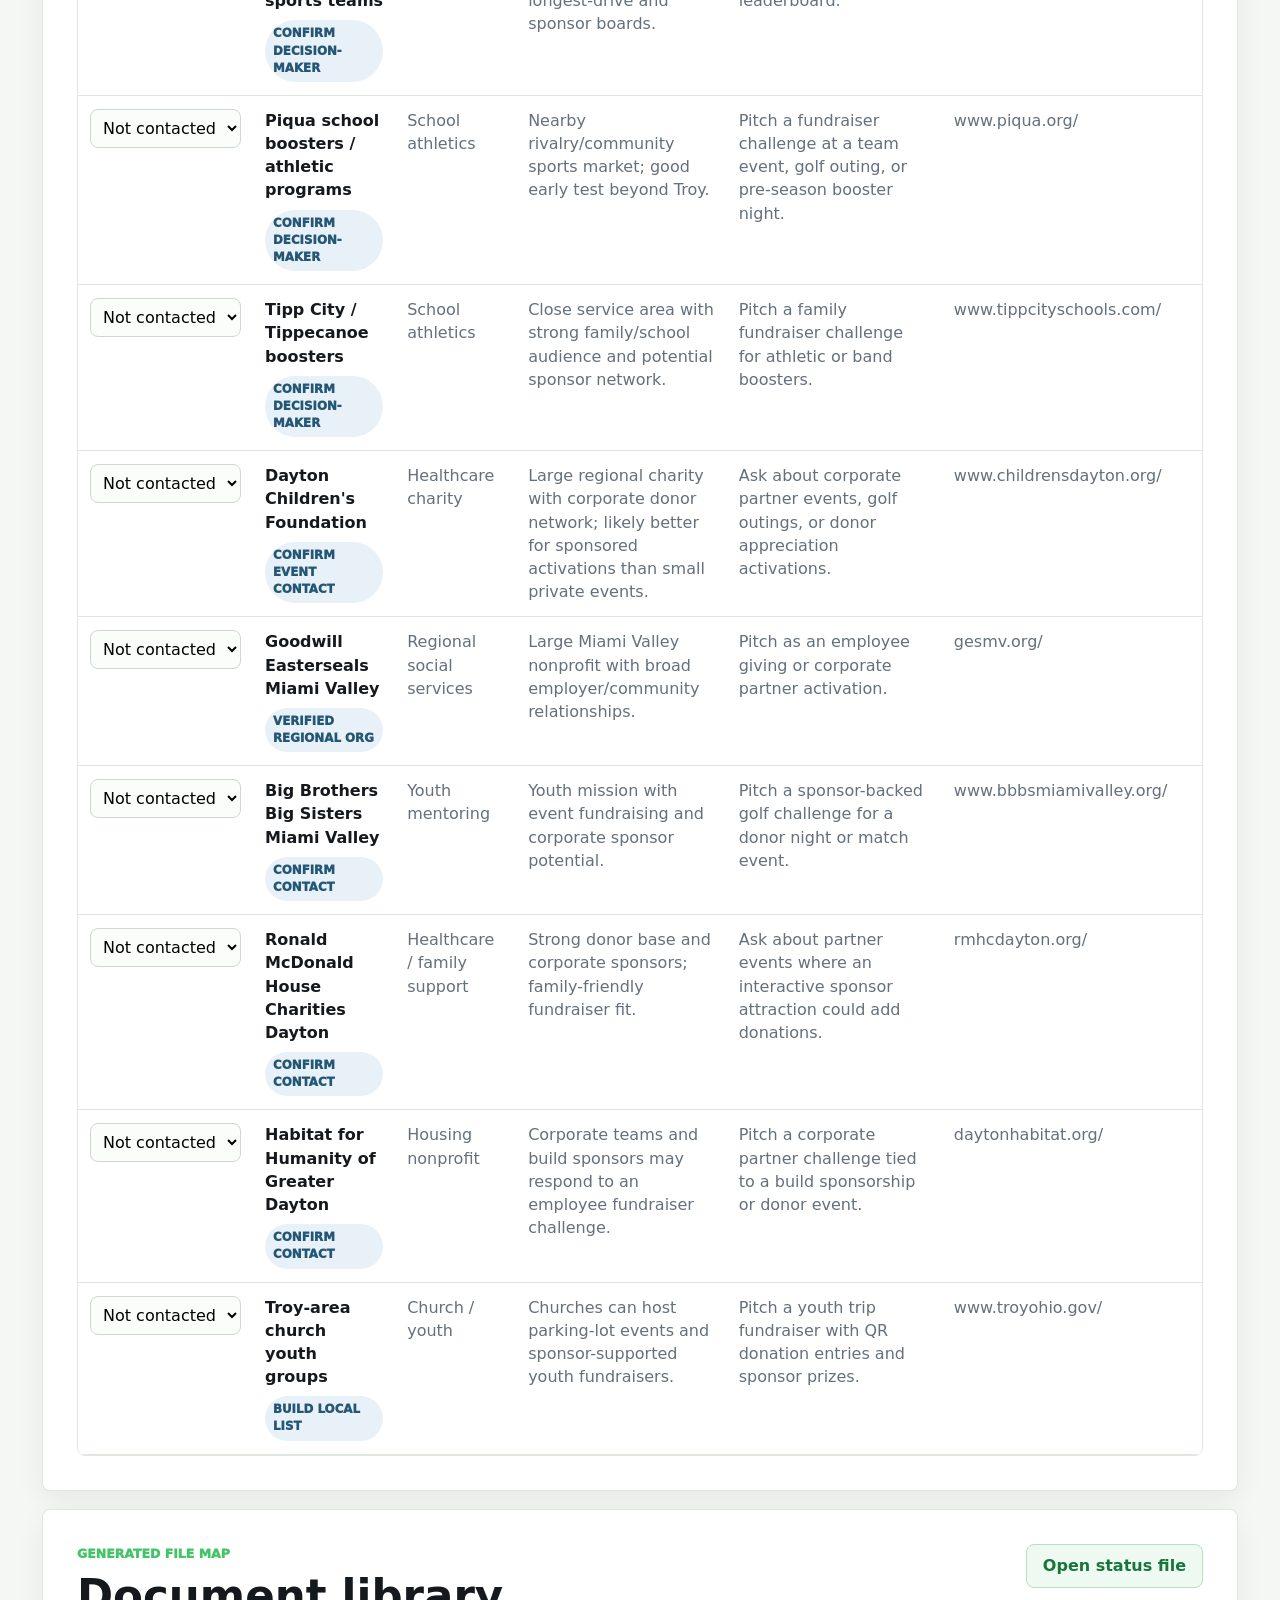
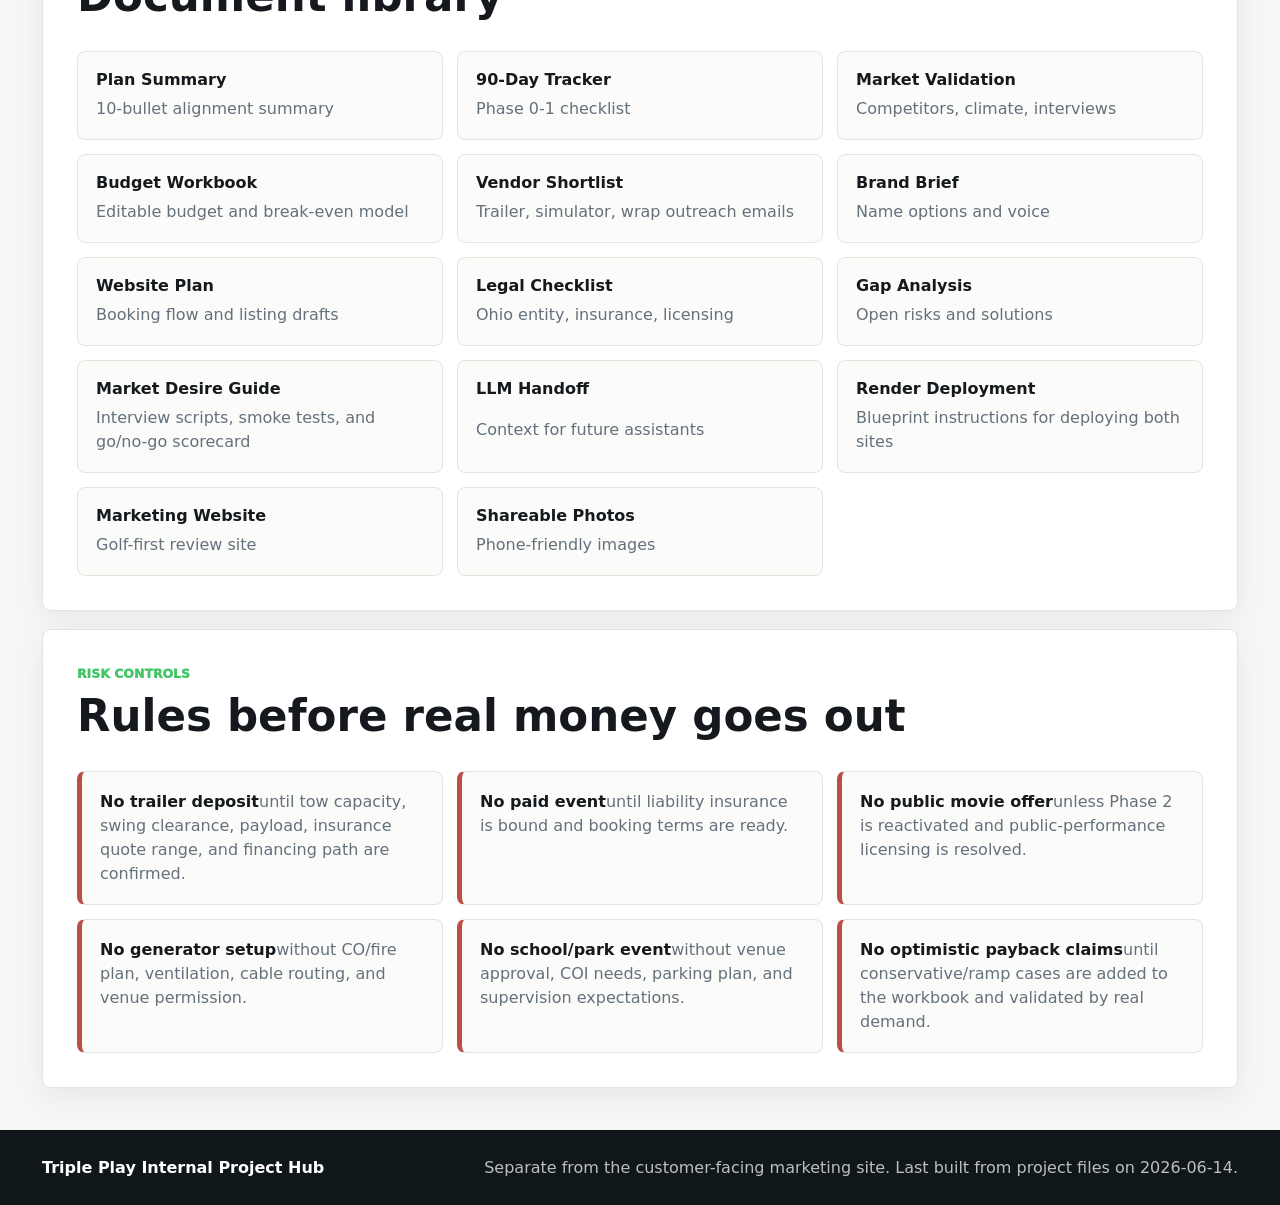
<file: project_hub/index.html>
<!doctype html>
<html lang="en">
  <head>
    <meta charset="utf-8" />
    <meta name="viewport" content="width=device-width, initial-scale=1" />
    <title>Triple Play Internal Project Hub</title>
    <meta
      name="description"
      content="Operating dashboard for launching Triple Play Mobile Golf: schedule, trailer build steps, outreach pipeline, vendors, documents, and risks."
    />
    <link rel="stylesheet" href="styles.css" />
  </head>
  <body>
    <header class="topbar">
      <a class="brand" href="#dashboard" aria-label="Triple Play Project Hub home">
        <span>3P</span>
          <strong>Internal Hub</strong>
      </a>
      <button class="menu-button" type="button" data-menu-toggle aria-expanded="false" aria-controls="nav">
        <span></span><span></span><span></span>
        Menu
      </button>
      <nav id="nav" data-nav>
        <a href="#schedule">Schedule</a>
        <a href="#trailer">Trailer Build</a>
        <a href="#outreach">Nonprofits</a>
        <a href="#documents">Docs</a>
        <a href="#risks">Risks</a>
      </nav>
    </header>

    <main id="dashboard">
      <section class="hero-panel">
        <div>
          <p class="eyebrow">Internal operations site - not customer-facing</p>
          <h1>Triple Play launch hub</h1>
          <p>
            A private project-management site for tracking the launch from idea to paid bookings: validation, trailer
            purchase, retrofit, insurance, nonprofit outreach, and the fundraiser pitch.
          </p>
          <div class="hero-actions">
            <a class="button primary" href="#schedule">Work the Plan</a>
          <a class="button secondary" href="../draft_website/index.html">Open Separate Customer Site</a>
          </div>
        </div>
        <aside class="status-card">
          <span class="status-pill">Current strategy</span>
          <strong>Start with a mobile golf simulator trailer.</strong>
          <p>
            Default layout: group golf lounge with built-in seating. Fundraiser layout: seating swapped for a sign-in
            desk and management hub. Movie/gaming stay in Phase 2.
          </p>
        </aside>
      </section>

      <section class="dashboard-grid" aria-label="Project dashboard">
        <article class="metric-card">
          <span>Target launch path</span>
          <strong>90 days</strong>
          <small>Phase 0 validate, then Phase 1 build</small>
        </article>
        <article class="metric-card">
          <span>Working budget</span>
          <strong>$40,050</strong>
          <small>Lean model before real quotes; cap target about $45K</small>
        </article>
        <article class="metric-card">
          <span>Funding placeholder</span>
          <strong>$20,050</strong>
          <small>Assumes $20K owner cash until intake is complete</small>
        </article>
        <article class="metric-card warning">
          <span>Do not spend until</span>
          <strong>Go / no-go</strong>
          <small>Interviews, quotes, tow capacity, and insurance ranges are closed</small>
        </article>
      </section>

      <section class="panel split">
        <div>
          <p class="eyebrow">Immediate operating truth</p>
          <h2>What matters next</h2>
          <p>
            The concept is promising but not validated. The fastest way to reduce risk is to finish owner constraints,
            call real prospects, get trailer quotes, and prove the golf-first fundraiser offer before committing to a
            trailer deposit.
          </p>
        </div>
        <div class="gate-list">
          <label><input type="checkbox" data-task="gate-owner-intake" /> Owner intake completed</label>
          <label><input type="checkbox" data-task="gate-tow-rating" /> Tow vehicle and hitch ratings confirmed</label>
          <label><input type="checkbox" data-task="gate-soft-commitments" /> 3 soft commitments or refundable deposits logged</label>
          <label><input type="checkbox" data-task="gate-trailer-quotes" /> 3 trailer quotes received</label>
          <label><input type="checkbox" data-task="gate-insurance" /> 2 insurance quote ranges received</label>
          <label><input type="checkbox" data-task="gate-build-spec" /> Trailer build spec gate passed</label>
        </div>
      </section>

      <section class="panel" id="schedule">
        <div class="section-head">
          <div>
            <p class="eyebrow">Schedule tracker</p>
            <h2>90-day launch plan</h2>
          </div>
          <div class="toolbar" aria-label="Schedule filters">
            <button type="button" class="chip is-active" data-filter="all">All</button>
            <button type="button" class="chip" data-filter="P0">P0</button>
            <button type="button" class="chip" data-filter="Validate">Validate</button>
            <button type="button" class="chip" data-filter="Build">Build</button>
          </div>
        </div>
        <div class="timeline" data-schedule-list></div>
      </section>

      <section class="panel" id="trailer">
        <div class="section-head">
          <div>
            <p class="eyebrow">Detailed build path</p>
            <h2>Buying and retrofitting the trailer</h2>
          </div>
          <a class="button ghost" href="../05_vendor_shortlist_and_outreach.md">Open vendor emails</a>
        </div>
        <div class="build-board">
          <article>
            <span class="step-num">1</span>
            <h3>Define hard constraints</h3>
            <ul>
              <li>Max cash at risk and monthly payment comfort.</li>
              <li>Tow vehicle make, model, year, GCWR, GVWR, hitch, payload.</li>
              <li>Storage location, security, shore power availability.</li>
              <li>Launch deadline and minimum viable equipment package.</li>
            </ul>
          </article>
          <article>
            <span class="step-num">2</span>
            <h3>Quote the trailer</h3>
            <ul>
              <li>Start with Midwest Trailer Factory in Troy.</li>
              <li>Compare at least two marketplace/dealer alternatives.</li>
              <li>Require interior height, ramp dimensions, empty weight, GVWR, payload, axle rating, and lead time.</li>
              <li>Do not place a nonrefundable deposit until swing clearance and towing math pass.</li>
            </ul>
          </article>
          <article>
            <span class="step-num">3</span>
            <h3>Prove golf layout</h3>
            <ul>
              <li>Confirm ball-to-screen distance, player-to-wall clearance, ceiling height, and launch monitor spacing.</li>
              <li>Mock the group lounge seating and the removable fundraiser desk.</li>
              <li>Decide where clubs, cables, projector, PC, HVAC, and generator live in transit.</li>
              <li>Verify emergency exit and guest flow before finishes.</li>
            </ul>
          </article>
          <article>
            <span class="step-num">4</span>
            <h3>Power, climate, and safety</h3>
            <ul>
              <li>Estimate loads for A/C, heat, projector, launch monitor, PC, lights, fans, and chargers.</li>
              <li>Choose shore power, generator, or hybrid plan with safe cable routing.</li>
              <li>Add fire extinguisher, CO detector, first-aid kit, ventilation plan, and tie-downs.</li>
              <li>Have electrical work reviewed by qualified help before paid events.</li>
            </ul>
          </article>
          <article>
            <span class="step-num">5</span>
            <h3>Install simulator system</h3>
            <ul>
              <li>Quote SkyTrak/SkyTrak+ and Uneekor-class options for mobile commercial use.</li>
              <li>Pick hitting mat, impact screen, projector, enclosure/netting, PC/tablet, and software.</li>
              <li>Test 30-minute sessions, driver swings, missed shots, and repeated setup/teardown.</li>
              <li>Document calibration steps in the operating SOP.</li>
            </ul>
          </article>
          <article>
            <span class="step-num">6</span>
            <h3>Make it bookable</h3>
            <ul>
              <li>Bind insurance and get COI process ready.</li>
              <li>Draft booking agreement, waiver, cancellation, damage, and weather terms.</li>
              <li>Finish website lead capture, scheduler, deposit flow, and quote templates.</li>
              <li>Run two free/discounted demos before paid launch.</li>
            </ul>
          </article>
        </div>
      </section>

      <section class="panel" id="outreach">
        <div class="section-head">
          <div>
            <p class="eyebrow">Fundraiser sales pipeline</p>
            <h2>Nonprofits and community groups to pitch</h2>
          </div>
          <button type="button" class="button ghost" data-export>Export progress JSON</button>
        </div>
        <div class="pitch-box">
          <h3>Simple pitch angle</h3>
          <p>
            "We bring a mobile golf simulator to your event and run a closest-to-the-pin or longest-drive challenge.
            Your guests donate for attempts, sponsors fund prizes or the leaderboard, and the event gets an interactive
            attraction that works even if the weather is rough."
          </p>
        </div>
        <div class="prospect-table-wrap">
          <table class="prospect-table">
            <thead>
              <tr>
                <th>Status</th>
                <th>Organization</th>
                <th>Segment</th>
                <th>Why pitch</th>
                <th>Suggested ask</th>
                <th>Link / next step</th>
              </tr>
            </thead>
            <tbody data-prospect-list></tbody>
          </table>
        </div>
      </section>

      <section class="panel" id="documents">
        <div class="section-head">
          <div>
            <p class="eyebrow">Generated file map</p>
            <h2>Document library</h2>
          </div>
          <a class="button ghost" href="../PROJECT_STATUS.md">Open status file</a>
        </div>
        <div class="doc-grid">
          <a href="../01_plan_summary.md"><strong>Plan Summary</strong><span>10-bullet alignment summary</span></a>
          <a href="../02_90_day_execution_tracker.md"><strong>90-Day Tracker</strong><span>Phase 0-1 checklist</span></a>
          <a href="../03_local_market_validation_worksheet.md"><strong>Market Validation</strong><span>Competitors, climate, interviews</span></a>
          <a href="../04_lean_budget_break_even_model.xlsx"><strong>Budget Workbook</strong><span>Editable budget and break-even model</span></a>
          <a href="../05_vendor_shortlist_and_outreach.md"><strong>Vendor Shortlist</strong><span>Trailer, simulator, wrap outreach emails</span></a>
          <a href="../06_brand_brief_and_names.md"><strong>Brand Brief</strong><span>Name options and voice</span></a>
          <a href="../07_booking_website_and_marketplace_listings.md"><strong>Website Plan</strong><span>Booking flow and listing drafts</span></a>
          <a href="../08_ohio_legal_insurance_licensing_checklist.md"><strong>Legal Checklist</strong><span>Ohio entity, insurance, licensing</span></a>
          <a href="../09_gap_analysis_and_solutions.md"><strong>Gap Analysis</strong><span>Open risks and solutions</span></a>
          <a href="../10_market_desire_validation_guide.md"><strong>Market Desire Guide</strong><span>Interview scripts, smoke tests, and go/no-go scorecard</span></a>
          <a href="../LLM_HANDOFF_CONTEXT.md"><strong>LLM Handoff</strong><span>Context for future assistants</span></a>
          <a href="../RENDER_DEPLOYMENT.md"><strong>Render Deployment</strong><span>Blueprint instructions for deploying both sites</span></a>
          <a href="../draft_website/index.html"><strong>Marketing Website</strong><span>Golf-first review site</span></a>
          <a href="../shareable_photos/"><strong>Shareable Photos</strong><span>Phone-friendly images</span></a>
        </div>
      </section>

      <section class="panel" id="risks">
        <div class="section-head">
          <div>
            <p class="eyebrow">Risk controls</p>
            <h2>Rules before real money goes out</h2>
          </div>
        </div>
        <div class="risk-grid">
          <article><strong>No trailer deposit</strong><span>until tow capacity, swing clearance, payload, insurance quote range, and financing path are confirmed.</span></article>
          <article><strong>No paid event</strong><span>until liability insurance is bound and booking terms are ready.</span></article>
          <article><strong>No public movie offer</strong><span>unless Phase 2 is reactivated and public-performance licensing is resolved.</span></article>
          <article><strong>No generator setup</strong><span>without CO/fire plan, ventilation, cable routing, and venue permission.</span></article>
          <article><strong>No school/park event</strong><span>without venue approval, COI needs, parking plan, and supervision expectations.</span></article>
          <article><strong>No optimistic payback claims</strong><span>until conservative/ramp cases are added to the workbook and validated by real demand.</span></article>
        </div>
      </section>
    </main>

    <footer>
      <strong>Triple Play Internal Project Hub</strong>
      <span>Separate from the customer-facing marketing site. Last built from project files on 2026-06-14.</span>
    </footer>

    <script src="script.js"></script>
  </body>
</html>
</file>
<file: draft_website/styles.css>
:root {
  --ink: #14171a;
  --muted-ink: #53606c;
  --paper: #f8faf8;
  --white: #ffffff;
  --line: #dfe5df;
  --dark: #090d10;
  --green: #47c765;
  --green-dark: #18763b;
  --blue: #2f6f9f;
  --amber: #e7a540;
  --red: #c9514a;
  --shadow: 0 18px 48px rgba(15, 23, 42, 0.16);
  --radius: 8px;
}

* {
  box-sizing: border-box;
}

html {
  scroll-behavior: smooth;
}

body {
  margin: 0;
  color: var(--ink);
  background: var(--paper);
  font-family:
    Inter, ui-sans-serif, system-ui, -apple-system, BlinkMacSystemFont, "Segoe UI", sans-serif;
  letter-spacing: 0;
}

img {
  display: block;
  max-width: 100%;
}

a {
  color: inherit;
  text-decoration: none;
}

.site-header {
  position: fixed;
  inset: 0 0 auto 0;
  z-index: 20;
  display: flex;
  align-items: center;
  justify-content: space-between;
  gap: 24px;
  padding: 14px clamp(18px, 4vw, 56px);
  color: var(--white);
  background: rgba(6, 10, 13, 0.68);
  border-bottom: 1px solid rgba(255, 255, 255, 0.12);
  backdrop-filter: blur(16px);
}

.site-header.is-scrolled {
  color: var(--ink);
  background: rgba(255, 255, 255, 0.94);
  border-bottom-color: var(--line);
  box-shadow: 0 10px 30px rgba(15, 23, 42, 0.08);
}

.brand {
  display: inline-flex;
  align-items: center;
  gap: 10px;
  min-width: 215px;
}

.brand-mark {
  display: inline-grid;
  width: 42px;
  height: 42px;
  place-items: center;
  color: #071109;
  background: var(--green);
  border: 2px solid rgba(255, 255, 255, 0.6);
  font-weight: 900;
}

.brand strong,
.brand small {
  display: block;
  line-height: 1.05;
}

.brand small {
  margin-top: 2px;
  color: currentColor;
  opacity: 0.76;
  font-size: 0.76rem;
  text-transform: uppercase;
}

.site-nav {
  display: flex;
  align-items: center;
  gap: clamp(14px, 2vw, 28px);
  font-size: 0.94rem;
  font-weight: 750;
}

.site-nav a {
  opacity: 0.88;
}

.site-nav a:hover {
  opacity: 1;
}

.nav-cta {
  padding: 10px 14px;
  color: #061109;
  background: var(--green);
  border-radius: var(--radius);
  opacity: 1;
}

.menu-button {
  display: none;
}

.hero {
  position: relative;
  min-height: 94vh;
  overflow: hidden;
  color: var(--white);
  background: var(--dark);
}

.hero img {
  position: absolute;
  inset: 0;
  width: 100%;
  height: 100%;
  object-fit: cover;
}

.hero-overlay {
  position: absolute;
  inset: 0;
  background:
    linear-gradient(90deg, rgba(0, 0, 0, 0.78) 0%, rgba(0, 0, 0, 0.48) 38%, rgba(0, 0, 0, 0.05) 72%),
    linear-gradient(0deg, rgba(0, 0, 0, 0.5) 0%, rgba(0, 0, 0, 0.02) 42%);
}

.hero-content {
  position: relative;
  z-index: 1;
  display: flex;
  min-height: 94vh;
  max-width: 760px;
  flex-direction: column;
  justify-content: center;
  padding: 112px clamp(20px, 5vw, 70px) 80px;
}

.eyebrow {
  margin: 0 0 12px;
  color: var(--green);
  font-size: 0.78rem;
  font-weight: 900;
  text-transform: uppercase;
}

h1,
h2,
h3,
p {
  margin-top: 0;
}

h1 {
  max-width: 720px;
  margin-bottom: 18px;
  font-size: clamp(3rem, 8vw, 6.5rem);
  line-height: 0.96;
  letter-spacing: 0;
}

h2 {
  margin-bottom: 16px;
  font-size: clamp(2rem, 4.2vw, 4rem);
  line-height: 1.03;
  letter-spacing: 0;
}

h3 {
  margin-bottom: 10px;
  font-size: 1.25rem;
  line-height: 1.15;
}

p {
  color: var(--muted-ink);
  line-height: 1.65;
}

.hero-copy {
  max-width: 650px;
  color: rgba(255, 255, 255, 0.88);
  font-size: clamp(1rem, 2vw, 1.24rem);
}

.hero-actions {
  display: flex;
  flex-wrap: wrap;
  gap: 12px;
  margin: 18px 0 36px;
}

.button {
  display: inline-flex;
  min-height: 46px;
  align-items: center;
  justify-content: center;
  gap: 8px;
  padding: 13px 18px;
  border: 1px solid transparent;
  border-radius: var(--radius);
  font-weight: 850;
}

.button.primary {
  color: #051009;
  background: var(--green);
}

.button.secondary {
  color: var(--white);
  border-color: rgba(255, 255, 255, 0.45);
  background: rgba(255, 255, 255, 0.08);
}

.hero-stats {
  display: grid;
  grid-template-columns: repeat(3, minmax(0, 1fr));
  gap: 10px;
  max-width: 630px;
  margin: 0;
}

.hero-stats div {
  padding: 14px 16px;
  border: 1px solid rgba(255, 255, 255, 0.24);
  border-radius: var(--radius);
  background: rgba(0, 0, 0, 0.34);
}

.hero-stats dt {
  font-size: 1.3rem;
  font-weight: 900;
}

.hero-stats dd {
  margin: 2px 0 0;
  color: rgba(255, 255, 255, 0.7);
}

.mode-strip {
  display: grid;
  grid-template-columns: repeat(3, minmax(0, 1fr));
  margin-top: -1px;
  background: var(--white);
  border-bottom: 1px solid var(--line);
}

.mode-link {
  display: grid;
  min-height: 150px;
  align-content: start;
  gap: 8px;
  padding: clamp(22px, 4vw, 34px);
  border-right: 1px solid var(--line);
}

.mode-link:last-child {
  border-right: 0;
}

.mode-icon {
  width: fit-content;
  padding: 5px 8px;
  color: #061109;
  background: #dff5e4;
  border-radius: 999px;
  font-size: 0.74rem;
  font-weight: 900;
  text-transform: uppercase;
}

.mode-link strong {
  font-size: 1.2rem;
}

.mode-link small {
  max-width: 300px;
  color: var(--muted-ink);
  line-height: 1.5;
}

.section,
.split-section,
.booking-section {
  padding: clamp(66px, 9vw, 112px) clamp(20px, 5vw, 70px);
}

.intro-band,
.area-band {
  display: grid;
  grid-template-columns: minmax(0, 1fr) minmax(300px, 0.72fr);
  gap: clamp(32px, 6vw, 80px);
  align-items: start;
  background: #eef5f0;
}

.section-copy {
  max-width: 760px;
}

.proof-list {
  display: grid;
  gap: 14px;
}

.proof-list div {
  padding: 20px;
  border-left: 5px solid var(--green);
  background: var(--white);
  box-shadow: 0 12px 30px rgba(15, 23, 42, 0.08);
}

.proof-list strong,
.proof-list span {
  display: block;
}

.proof-list span {
  margin-top: 6px;
  color: var(--muted-ink);
  line-height: 1.45;
}

.section-heading {
  max-width: 820px;
  margin-bottom: 32px;
}

.showcase {
  background: var(--paper);
}

.showcase-grid {
  display: grid;
  grid-template-columns: repeat(2, minmax(0, 1fr));
  gap: 18px;
}

.image-card {
  overflow: hidden;
  border: 1px solid var(--line);
  border-radius: var(--radius);
  background: var(--white);
  box-shadow: 0 16px 38px rgba(15, 23, 42, 0.1);
}

.image-card img {
  width: 100%;
  aspect-ratio: 16 / 10;
  object-fit: cover;
}

.image-card div {
  padding: 22px;
}

.image-card p {
  margin-bottom: 0;
}

.package-grid {
  display: grid;
  grid-template-columns: repeat(4, minmax(0, 1fr));
  gap: 16px;
}

.package-card {
  display: flex;
  min-height: 390px;
  flex-direction: column;
  padding: 22px;
  border: 1px solid var(--line);
  border-radius: var(--radius);
  background: var(--white);
  box-shadow: 0 12px 26px rgba(15, 23, 42, 0.07);
}

.package-card.featured {
  border-color: #addfb8;
  box-shadow: var(--shadow);
}

.package-top {
  display: flex;
  align-items: center;
  justify-content: space-between;
  gap: 12px;
  margin-bottom: 24px;
}

.package-top span {
  padding: 5px 8px;
  color: var(--green-dark);
  background: #e2f5e6;
  border-radius: 999px;
  font-size: 0.76rem;
  font-weight: 900;
  text-transform: uppercase;
}

.package-top strong {
  font-size: 1rem;
}

.package-card p {
  min-height: 78px;
}

.package-card ul {
  display: grid;
  gap: 9px;
  margin: 0 0 22px;
  padding-left: 18px;
  color: var(--muted-ink);
  line-height: 1.45;
}

.package-card a {
  margin-top: auto;
  padding-top: 15px;
  border-top: 1px solid var(--line);
  color: var(--green-dark);
  font-weight: 900;
}

.split-section {
  display: grid;
  grid-template-columns: minmax(0, 1fr) minmax(280px, 420px);
  gap: clamp(34px, 7vw, 88px);
  align-items: center;
  color: var(--white);
  background: #10171b;
}

.split-section p {
  color: rgba(255, 255, 255, 0.74);
}

.check-grid {
  display: grid;
  grid-template-columns: repeat(2, minmax(0, 1fr));
  gap: 10px;
  margin-top: 28px;
}

.check-grid span {
  padding: 12px 14px;
  border: 1px solid rgba(255, 255, 255, 0.16);
  border-radius: var(--radius);
  background: rgba(255, 255, 255, 0.05);
  font-weight: 750;
}

.quote-panel {
  padding: 26px;
  border: 1px solid rgba(255, 255, 255, 0.16);
  border-radius: var(--radius);
  background: #ffffff;
  color: var(--ink);
}

.quote-panel strong,
.quote-panel span {
  display: block;
}

.quote-panel span {
  margin: 8px 0 10px;
  color: var(--green-dark);
  font-size: 2rem;
  font-weight: 950;
}

.quote-panel p {
  color: var(--muted-ink);
}

.muted {
  background: #f2f1ec;
}

.format-list {
  display: grid;
  grid-template-columns: repeat(3, minmax(0, 1fr));
  gap: 16px;
}

.format-list div {
  min-height: 190px;
  padding: 24px;
  border: 1px solid #e1ddd3;
  border-radius: var(--radius);
  background: var(--white);
}

.fundraiser-feature {
  display: grid;
  grid-template-columns: minmax(0, 1fr) minmax(310px, 430px);
  gap: 18px;
  align-items: start;
}

.challenge-panel {
  display: grid;
  grid-template-columns: repeat(2, minmax(0, 1fr));
  gap: 16px;
}

.challenge-card {
  min-height: 360px;
  padding: 24px;
  border: 1px solid #ddd8cd;
  border-radius: var(--radius);
  background: var(--white);
  box-shadow: 0 14px 32px rgba(15, 23, 42, 0.08);
}

.challenge-card h3 {
  margin-top: 16px;
}

.challenge-card ul {
  display: grid;
  gap: 9px;
  margin: 22px 0 0;
  padding-left: 18px;
  color: var(--muted-ink);
  line-height: 1.45;
}

.fundraiser-calculator {
  display: grid;
  gap: 14px;
  padding: 24px;
  border: 1px solid #cfe6d3;
  border-radius: var(--radius);
  background: #ffffff;
  box-shadow: var(--shadow);
}

.fundraiser-calculator h3 {
  margin-bottom: 2px;
}

.fundraiser-total {
  display: grid;
  gap: 6px;
  margin-top: 4px;
  padding: 16px;
  border-radius: var(--radius);
  background: #eff9f1;
}

.fundraiser-total span,
.fundraiser-total small {
  color: var(--muted-ink);
}

.fundraiser-total strong {
  color: var(--green-dark);
  font-size: 2rem;
  line-height: 1;
}

.fundraiser-run {
  display: grid;
  grid-template-columns: repeat(4, minmax(0, 1fr));
  gap: 12px;
  margin-top: 18px;
}

.fundraiser-run div {
  min-height: 124px;
  padding: 18px;
  border: 1px solid #ded9ce;
  border-radius: var(--radius);
  background: rgba(255, 255, 255, 0.72);
}

.fundraiser-run strong,
.fundraiser-run span {
  display: block;
}

.fundraiser-run span {
  margin-top: 8px;
  color: var(--muted-ink);
  line-height: 1.45;
}

.fundraiser-cta {
  display: grid;
  grid-template-columns: minmax(0, 1fr) auto;
  gap: 24px;
  align-items: center;
  margin-top: 18px;
  padding: 24px;
  border-radius: var(--radius);
  background: #10171b;
  color: var(--white);
}

.fundraiser-cta h3 {
  margin-bottom: 6px;
}

.fundraiser-cta p {
  margin-bottom: 0;
  color: rgba(255, 255, 255, 0.74);
}

.city-cloud {
  display: flex;
  flex-wrap: wrap;
  gap: 10px;
  align-content: start;
}

.city-cloud span {
  padding: 10px 13px;
  border: 1px solid var(--line);
  border-radius: 999px;
  background: var(--white);
  color: var(--muted-ink);
  font-weight: 800;
}

.faq-list {
  display: grid;
  gap: 10px;
  max-width: 960px;
}

details {
  border: 1px solid var(--line);
  border-radius: var(--radius);
  background: var(--white);
}

summary {
  cursor: pointer;
  padding: 18px 20px;
  font-weight: 900;
}

details p {
  margin: 0;
  padding: 0 20px 20px;
}

.booking-section {
  display: grid;
  grid-template-columns: minmax(0, 0.75fr) minmax(320px, 620px);
  gap: clamp(32px, 6vw, 78px);
  align-items: start;
  background: #16202a;
  color: var(--white);
}

.booking-copy {
  position: sticky;
  top: 100px;
}

.booking-copy p {
  color: rgba(255, 255, 255, 0.75);
}

.booking-form {
  display: grid;
  grid-template-columns: repeat(2, minmax(0, 1fr));
  gap: 14px;
  padding: 24px;
  border-radius: var(--radius);
  background: var(--white);
  color: var(--ink);
  box-shadow: var(--shadow);
}

label {
  display: grid;
  gap: 7px;
  color: var(--muted-ink);
  font-size: 0.86rem;
  font-weight: 850;
}

input,
select,
textarea {
  width: 100%;
  border: 1px solid #cfd8cf;
  border-radius: var(--radius);
  padding: 12px 12px;
  color: var(--ink);
  background: #fbfdfb;
  font: inherit;
}

textarea {
  resize: vertical;
}

.full {
  grid-column: 1 / -1;
}

.estimate-box {
  display: grid;
  gap: 4px;
  padding: 16px;
  border: 1px solid #cfe6d3;
  border-radius: var(--radius);
  background: #eff9f1;
}

.estimate-box span,
.estimate-box small {
  color: var(--muted-ink);
}

.estimate-box strong {
  color: var(--green-dark);
  font-size: 1.7rem;
  line-height: 1;
}

.form-note {
  grid-column: 1 / -1;
  margin: 0;
  color: var(--muted-ink);
  font-size: 0.9rem;
}

.site-footer {
  display: flex;
  align-items: center;
  justify-content: space-between;
  gap: 20px;
  padding: 28px clamp(20px, 5vw, 70px);
  color: var(--white);
  background: var(--dark);
}

.site-footer strong,
.site-footer span {
  display: block;
}

.site-footer span {
  margin-top: 5px;
  color: rgba(255, 255, 255, 0.67);
}

.site-footer a {
  color: var(--green);
  font-weight: 850;
}

@media (max-width: 1080px) {
  .package-grid {
    grid-template-columns: repeat(2, minmax(0, 1fr));
  }

  .package-card p {
    min-height: auto;
  }
}

@media (max-width: 860px) {
  .site-header {
    align-items: flex-start;
    flex-wrap: wrap;
  }

  .menu-button {
    display: inline-grid;
    grid-template-columns: 18px auto;
    align-items: center;
    gap: 4px 8px;
    color: currentColor;
    border: 0;
    background: transparent;
    font: inherit;
    font-weight: 850;
  }

  .menu-button span {
    display: block;
    width: 18px;
    height: 2px;
    grid-column: 1;
    background: currentColor;
  }

  .menu-button span:nth-child(1) {
    grid-row: 1;
  }

  .menu-button span:nth-child(2) {
    grid-row: 2;
  }

  .menu-button span:nth-child(3) {
    grid-row: 3;
  }

  .site-nav {
    display: none;
    width: 100%;
    flex-direction: column;
    align-items: stretch;
    gap: 0;
    padding-top: 10px;
  }

  .site-nav.is-open {
    display: flex;
  }

  .site-nav a {
    padding: 13px 0;
    border-top: 1px solid rgba(128, 128, 128, 0.24);
  }

  .nav-cta {
    margin-top: 10px;
    padding: 13px 14px;
    text-align: center;
  }

  .hero {
    min-height: 88vh;
  }

  .hero img {
    object-position: 58% center;
  }

  .hero-content {
    min-height: 88vh;
    padding-top: 128px;
  }

  .mode-strip,
  .intro-band,
  .showcase-grid,
  .split-section,
  .format-list,
  .fundraiser-feature,
  .challenge-panel,
  .fundraiser-run,
  .area-band,
  .booking-section {
    grid-template-columns: 1fr;
  }

  .fundraiser-cta {
    grid-template-columns: 1fr;
  }

  .mode-link {
    border-right: 0;
    border-bottom: 1px solid var(--line);
  }

  .booking-copy {
    position: static;
  }
}

@media (max-width: 620px) {
  .brand {
    min-width: 0;
  }

  .brand small {
    font-size: 0.68rem;
  }

  h1 {
    max-width: 100%;
    font-size: clamp(2.35rem, 11vw, 3.2rem);
    line-height: 1.02;
  }

  .hero-stats,
  .package-grid,
  .check-grid,
  .challenge-panel,
  .fundraiser-run,
  .booking-form {
    grid-template-columns: 1fr;
  }

  .hero-stats div {
    padding: 12px 14px;
  }

  .section,
  .split-section,
  .booking-section {
    padding-top: 58px;
    padding-bottom: 58px;
  }

  .site-footer {
    align-items: flex-start;
    flex-direction: column;
  }
}
</file>
<file: project_hub/styles.css>
:root {
  --ink: #15191d;
  --muted: #64707c;
  --paper: #f5f7f4;
  --white: #ffffff;
  --line: #dfe6dd;
  --dark: #10171b;
  --green: #43c567;
  --green-dark: #18763b;
  --amber: #d9902f;
  --red: #bd4d47;
  --blue: #2f6f9f;
  --shadow: 0 18px 46px rgba(15, 23, 42, 0.12);
  --radius: 8px;
}

* {
  box-sizing: border-box;
}

html {
  scroll-behavior: smooth;
}

body {
  margin: 0;
  color: var(--ink);
  background: var(--paper);
  font-family:
    Inter, ui-sans-serif, system-ui, -apple-system, BlinkMacSystemFont, "Segoe UI", sans-serif;
  letter-spacing: 0;
}

a {
  color: inherit;
  text-decoration: none;
}

button,
input,
select {
  font: inherit;
}

.topbar {
  position: sticky;
  top: 0;
  z-index: 20;
  display: flex;
  align-items: center;
  justify-content: space-between;
  gap: 22px;
  padding: 14px clamp(18px, 4vw, 48px);
  border-bottom: 1px solid var(--line);
  background: rgba(255, 255, 255, 0.94);
  backdrop-filter: blur(14px);
}

.brand {
  display: inline-flex;
  align-items: center;
  gap: 10px;
  min-width: 190px;
}

.brand span {
  display: inline-grid;
  width: 42px;
  height: 42px;
  place-items: center;
  color: #071109;
  background: var(--green);
  border: 2px solid #b8e8c4;
  font-weight: 950;
}

.brand strong {
  font-size: 1.02rem;
}

nav {
  display: flex;
  align-items: center;
  gap: clamp(14px, 2vw, 28px);
  color: #2e3942;
  font-size: 0.93rem;
  font-weight: 800;
}

nav a:hover {
  color: var(--green-dark);
}

.menu-button {
  display: none;
}

main {
  padding: clamp(22px, 4vw, 42px);
}

.hero-panel {
  display: grid;
  grid-template-columns: minmax(0, 1fr) minmax(300px, 420px);
  gap: clamp(22px, 4vw, 42px);
  align-items: stretch;
  padding: clamp(28px, 6vw, 64px);
  color: var(--white);
  background:
    linear-gradient(110deg, rgba(6, 12, 15, 0.94), rgba(11, 29, 23, 0.82)),
    url("../draft_website/assets/hero-golf-launch.png") center / cover;
  border-radius: var(--radius);
  box-shadow: var(--shadow);
}

.hero-panel p {
  max-width: 760px;
  color: rgba(255, 255, 255, 0.78);
  line-height: 1.65;
}

.eyebrow {
  margin: 0 0 10px;
  color: var(--green);
  font-size: 0.78rem;
  font-weight: 950;
  text-transform: uppercase;
}

h1,
h2,
h3,
p {
  margin-top: 0;
}

h1 {
  max-width: 780px;
  margin-bottom: 16px;
  font-size: clamp(2.8rem, 7vw, 6rem);
  line-height: 0.96;
  letter-spacing: 0;
}

h2 {
  margin-bottom: 12px;
  font-size: clamp(1.8rem, 3.4vw, 3.35rem);
  line-height: 1.04;
  letter-spacing: 0;
}

h3 {
  margin-bottom: 8px;
  line-height: 1.16;
}

p {
  color: var(--muted);
  line-height: 1.6;
}

.hero-actions {
  display: flex;
  flex-wrap: wrap;
  gap: 12px;
  margin-top: 24px;
}

.button {
  display: inline-flex;
  min-height: 44px;
  align-items: center;
  justify-content: center;
  padding: 11px 16px;
  border: 1px solid transparent;
  border-radius: var(--radius);
  font-weight: 900;
}

.button.primary {
  color: #061109;
  background: var(--green);
}

.button.secondary,
.button.ghost {
  color: var(--white);
  border-color: rgba(255, 255, 255, 0.38);
  background: rgba(255, 255, 255, 0.08);
}

.button.ghost {
  color: var(--green-dark);
  border-color: #b9dfc3;
  background: #eef9f1;
}

.status-card {
  display: grid;
  align-content: start;
  gap: 12px;
  padding: 24px;
  border: 1px solid rgba(255, 255, 255, 0.18);
  border-radius: var(--radius);
  background: rgba(4, 8, 10, 0.66);
}

.status-card strong {
  display: block;
  font-size: 1.5rem;
  line-height: 1.12;
}

.status-pill,
.priority,
.source-tag {
  width: fit-content;
  padding: 5px 8px;
  color: #061109;
  background: #dff5e4;
  border-radius: 999px;
  font-size: 0.74rem;
  font-weight: 950;
  text-transform: uppercase;
}

.dashboard-grid {
  display: grid;
  grid-template-columns: repeat(4, minmax(0, 1fr));
  gap: 14px;
  margin: 18px 0;
}

.metric-card,
.panel {
  border: 1px solid var(--line);
  border-radius: var(--radius);
  background: var(--white);
  box-shadow: 0 10px 28px rgba(15, 23, 42, 0.06);
}

.metric-card {
  display: grid;
  gap: 6px;
  min-height: 142px;
  padding: 20px;
}

.metric-card span,
.metric-card small {
  color: var(--muted);
}

.metric-card strong {
  color: var(--green-dark);
  font-size: 2rem;
  line-height: 1;
}

.metric-card.warning strong {
  color: var(--amber);
}

.panel {
  margin-top: 18px;
  padding: clamp(22px, 4vw, 34px);
}

.split {
  display: grid;
  grid-template-columns: minmax(0, 0.8fr) minmax(320px, 1fr);
  gap: clamp(24px, 5vw, 54px);
  align-items: start;
}

.gate-list {
  display: grid;
  gap: 10px;
}

.gate-list label,
.timeline-card,
.prospect-row-status {
  transition:
    border-color 0.2s ease,
    background 0.2s ease;
}

.gate-list label {
  display: flex;
  align-items: flex-start;
  gap: 10px;
  padding: 13px 14px;
  border: 1px solid var(--line);
  border-radius: var(--radius);
  background: #f9fbf8;
  color: #2e3942;
  font-weight: 800;
}

input[type="checkbox"] {
  width: 18px;
  height: 18px;
  accent-color: var(--green-dark);
}

.section-head {
  display: flex;
  align-items: flex-start;
  justify-content: space-between;
  gap: 20px;
  margin-bottom: 20px;
}

.toolbar {
  display: flex;
  flex-wrap: wrap;
  gap: 8px;
}

.chip {
  min-height: 36px;
  padding: 7px 12px;
  border: 1px solid var(--line);
  border-radius: 999px;
  background: #f8fbf7;
  color: var(--muted);
  cursor: pointer;
  font-weight: 850;
}

.chip.is-active {
  color: #061109;
  border-color: #a7ddb3;
  background: #dff5e4;
}

.timeline {
  display: grid;
  gap: 10px;
}

.timeline-card {
  display: grid;
  grid-template-columns: 24px 96px minmax(0, 1fr) minmax(170px, 0.35fr);
  gap: 14px;
  align-items: start;
  padding: 15px;
  border: 1px solid var(--line);
  border-radius: var(--radius);
  background: #fbfcfa;
}

.timeline-card.is-complete {
  border-color: #b8dfc0;
  background: #f1faf2;
}

.timeline-meta {
  display: grid;
  gap: 6px;
}

.timeline-meta time {
  color: var(--ink);
  font-weight: 900;
}

.timeline-card h3 {
  margin: 0 0 4px;
  font-size: 1rem;
}

.timeline-card p {
  margin: 0;
  font-size: 0.92rem;
}

.owner {
  color: var(--muted);
  font-size: 0.9rem;
  line-height: 1.45;
}

.build-board,
.doc-grid,
.risk-grid {
  display: grid;
  grid-template-columns: repeat(3, minmax(0, 1fr));
  gap: 14px;
}

.build-board article,
.doc-grid a,
.risk-grid article {
  padding: 18px;
  border: 1px solid var(--line);
  border-radius: var(--radius);
  background: #fbfcfa;
}

.step-num {
  display: inline-grid;
  width: 34px;
  height: 34px;
  place-items: center;
  margin-bottom: 12px;
  color: #061109;
  background: var(--green);
  border-radius: 999px;
  font-weight: 950;
}

ul {
  margin: 0;
  padding-left: 18px;
  color: var(--muted);
  line-height: 1.55;
}

.pitch-box {
  margin-bottom: 18px;
  padding: 18px;
  border-left: 5px solid var(--green);
  background: #eef9f1;
}

.pitch-box p {
  margin-bottom: 0;
}

.prospect-table-wrap {
  overflow-x: auto;
  border: 1px solid var(--line);
  border-radius: var(--radius);
}

.prospect-table {
  width: 100%;
  min-width: 1050px;
  border-collapse: collapse;
  background: var(--white);
}

th,
td {
  padding: 13px 12px;
  border-bottom: 1px solid var(--line);
  text-align: left;
  vertical-align: top;
}

th {
  color: #2e3942;
  background: #eef5f0;
  font-size: 0.82rem;
  text-transform: uppercase;
}

td {
  color: var(--muted);
  line-height: 1.45;
}

td strong {
  display: block;
  color: var(--ink);
}

.prospect-table select {
  min-width: 132px;
  padding: 8px;
  border: 1px solid #cfd8cf;
  border-radius: var(--radius);
  background: #fbfdfb;
}

.source-tag {
  display: inline-block;
  margin-top: 8px;
  background: #e8f1f7;
  color: #245675;
}

.doc-grid a {
  display: grid;
  gap: 8px;
}

.doc-grid a:hover {
  border-color: #a7ddb3;
  box-shadow: 0 12px 24px rgba(15, 23, 42, 0.08);
}

.doc-grid span,
.risk-grid span {
  color: var(--muted);
  line-height: 1.5;
}

.risk-grid article {
  border-left: 5px solid var(--red);
}

footer {
  display: flex;
  flex-wrap: wrap;
  align-items: center;
  justify-content: space-between;
  gap: 14px;
  padding: 28px clamp(22px, 4vw, 42px);
  color: rgba(255, 255, 255, 0.72);
  background: var(--dark);
}

footer strong {
  color: var(--white);
}

@media (max-width: 1080px) {
  .dashboard-grid,
  .build-board,
  .doc-grid,
  .risk-grid {
    grid-template-columns: repeat(2, minmax(0, 1fr));
  }

  .timeline-card {
    grid-template-columns: 24px 86px minmax(0, 1fr);
  }

  .owner {
    grid-column: 3;
  }
}

@media (max-width: 820px) {
  .topbar {
    align-items: flex-start;
    flex-wrap: wrap;
  }

  .menu-button {
    display: inline-grid;
    grid-template-columns: 18px auto;
    align-items: center;
    gap: 4px 8px;
    color: currentColor;
    border: 0;
    background: transparent;
    font-weight: 900;
  }

  .menu-button span {
    display: block;
    width: 18px;
    height: 2px;
    grid-column: 1;
    background: currentColor;
  }

  nav {
    display: none;
    width: 100%;
    flex-direction: column;
    align-items: stretch;
    gap: 0;
  }

  nav.is-open {
    display: flex;
  }

  nav a {
    padding: 13px 0;
    border-top: 1px solid var(--line);
  }

  .hero-panel,
  .split {
    grid-template-columns: 1fr;
  }

  .section-head {
    display: grid;
  }
}

@media (max-width: 620px) {
  main {
    padding: 14px;
  }

  h1 {
    font-size: clamp(2.35rem, 12vw, 3.4rem);
    line-height: 1;
  }

  .hero-panel,
  .panel {
    padding: 20px;
  }

  .dashboard-grid,
  .build-board,
  .doc-grid,
  .risk-grid,
  .timeline-card {
    grid-template-columns: 1fr;
  }

  .timeline-card > input,
  .timeline-meta,
  .owner {
    grid-column: auto;
  }
}
</file>
